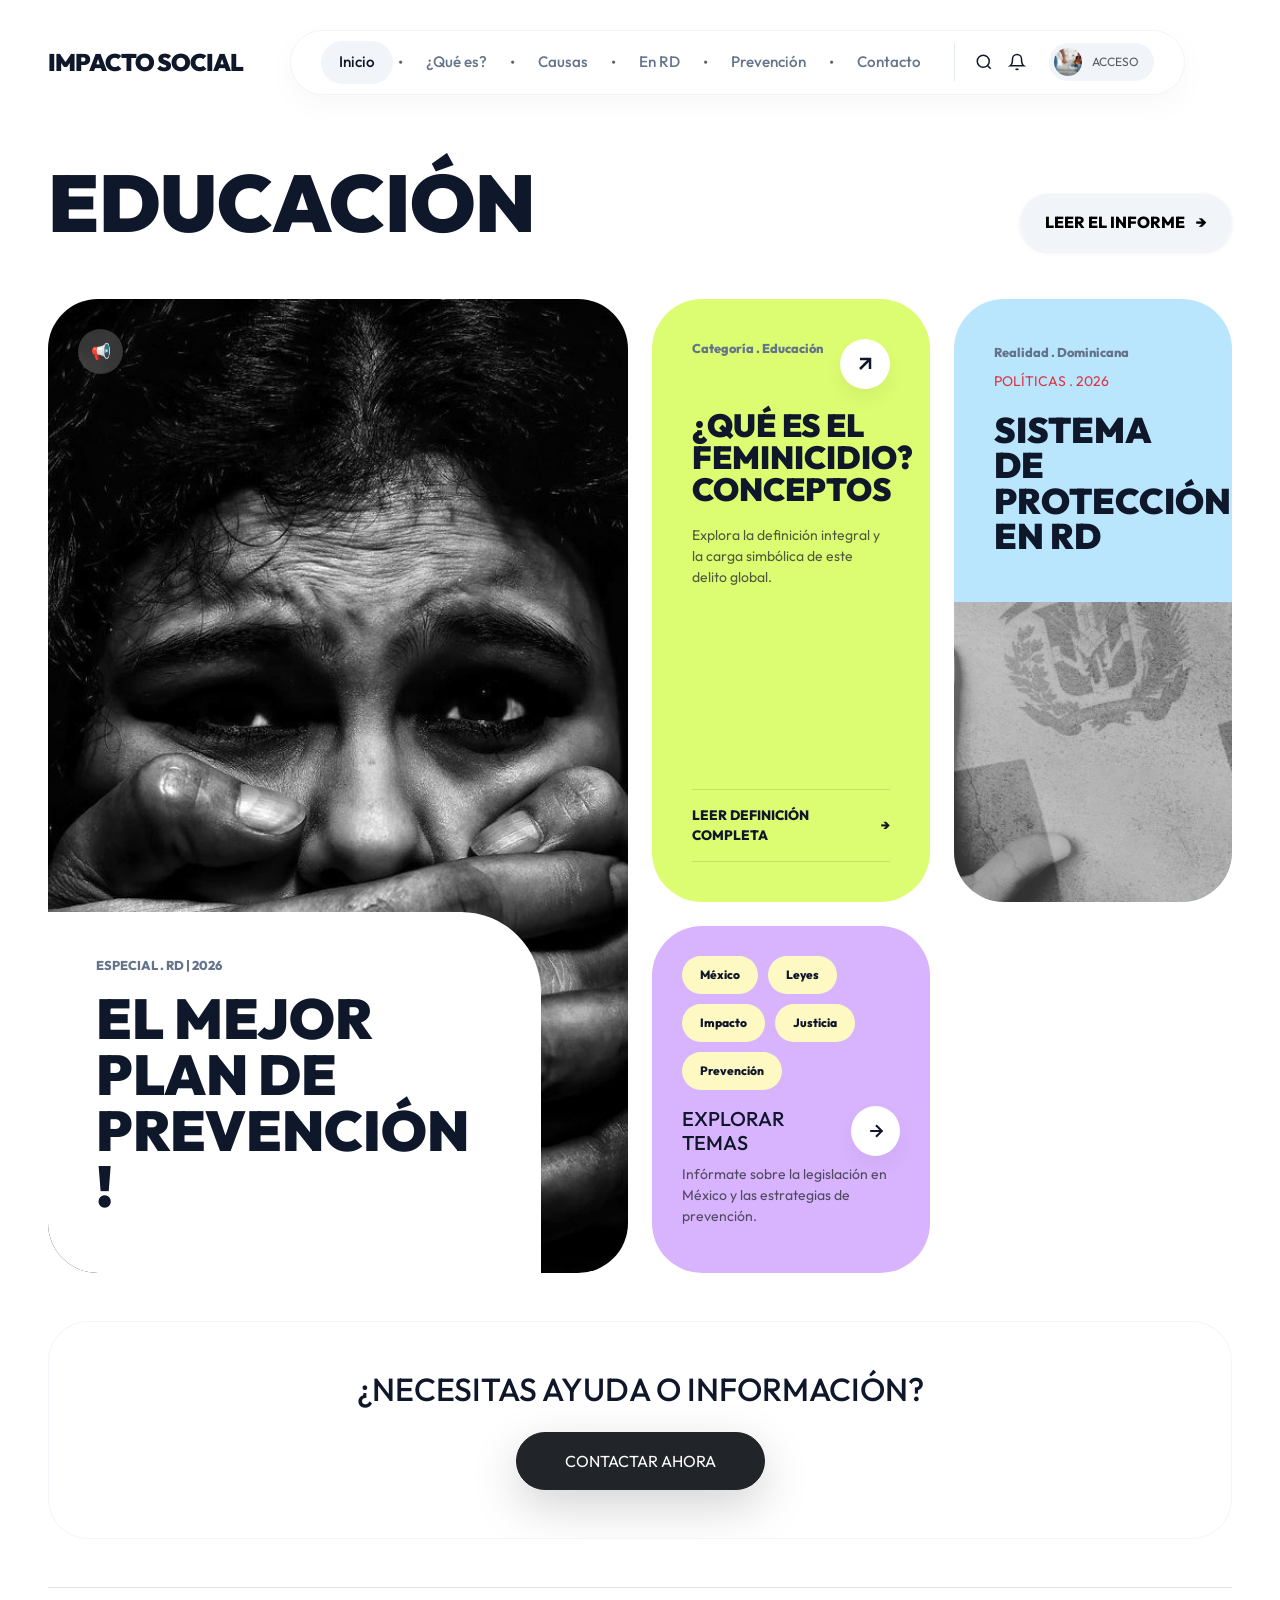
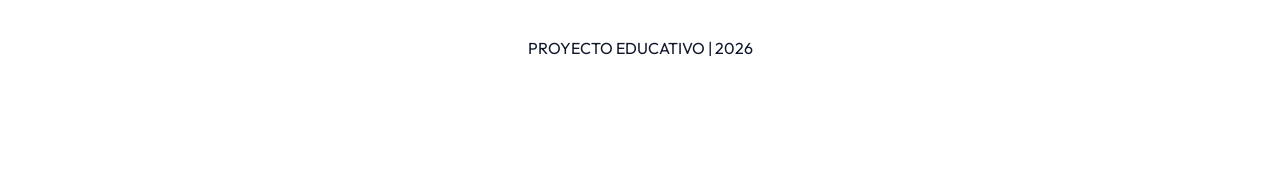
<file: index.html>
<!-- Define el tipo de documento como HTML5 -->
<!DOCTYPE html>
<!-- Inicia el documento con el idioma español -->
<html lang="es">

<head>
    <!-- Define la codificacion de caracteres universal -->
    <meta charset="UTF-8">
    <!-- Ajusta el sitio al ancho de la pantalla del dispositivo -->
    <meta name="viewport" content="width=device-width, initial-scale=1.0">
    <!-- Define el titulo que aparece en la pestaña del navegador -->
    <title>Impacto Social - Educación sobre el Feminicidio</title>
    <!-- Importa los estilos base desde la red de Bootstrap -->
    <link href="https://cdn.jsdelivr.net/npm/bootstrap@5.3.2/dist/css/bootstrap.min.css" rel="stylesheet">
    <!-- Importa la hoja de estilos personalizada del proyecto -->
    <link rel="stylesheet" href="css/style.css">
</head>

<body>

    <!-- Contenedor principal con margenes laterales en pantallas grandes -->
    <div class="container-fluid px-lg-5">

        <!-- Cabecera de navegacion personalizada y flexible -->
        <header class="navbar-custom d-flex justify-content-between align-items-center">
            <!-- Logo o nombre del sitio que sirve de boton de inicio -->
            <a href="index.html" class="nav-logo">Impacto Social</a>

            <!-- Boton para desplegar el menu en version movil -->
            <button class="mobile-toggle" aria-label="Menu">
                <!-- Icono de menu hamburguesa en formato vectorial -->
                <svg width="24" height="24" viewBox="0 0 24 24" fill="none" stroke="currentColor" stroke-width="2">
                    <line x1="3" y1="12" x2="21" y2="12"></line>
                    <line x1="3" y1="6" x2="21" y2="6"></line>
                    <line x1="3" y1="18" x2="21" y2="18"></line>
                </svg>
            </button>

            <!-- Menu de navegacion principal visible en pantallas grandes -->
            <nav class="nav-pill">
                <!-- Enlace a la pagina de inicio marcado como activo -->
                <a href="index.html" class="active">Inicio</a>
                <!-- Separador visual entre enlaces -->
                <span class="text-muted">•</span>
                <!-- Enlace a la pagina de definicion -->
                <a href="definicion.html">¿Qué es?</a>
                <!-- Separador visual entre enlaces -->
                <span class="text-muted">•</span>
                <!-- Enlace a la pagina de causas -->
                <a href="causas.html">Causas</a>
                <!-- Separador visual entre enlaces -->
                <span class="text-muted">•</span>
                <!-- Enlace a la pagina de situacion en RD -->
                <a href="rd.html">En RD</a>
                <!-- Separador visual entre enlaces -->
                <span class="text-muted">•</span>
                <!-- Enlace a la pagina de prevencion -->
                <a href="prevencion.html">Prevención</a>
                <!-- Separador visual entre enlaces -->
                <span class="text-muted">•</span>
                <!-- Enlace a la pagina de contacto -->
                <a href="contacto.html">Contacto</a>

                <!-- Seccion de acciones adicionales en el menu -->
                <div class="nav-actions">
                    <!-- Icono de busqueda -->
                    <svg width="18" height="18" viewBox="0 0 24 24" fill="none" stroke="currentColor" stroke-width="2">
                        <circle cx="11" cy="11" r="8"></circle>
                        <line x1="21" y1="21" x2="16.65" y2="16.65"></line>
                    </svg>
                    <!-- Icono de notificaciones -->
                    <svg width="18" height="18" viewBox="0 0 24 24" fill="none" stroke="currentColor" stroke-width="2">
                        <path d="M18 8A6 6 0 0 0 6 8c0 7-3 9-3 9h18s-3-2-3-9"></path>
                        <path d="M13.73 21a2 2 0 0 1-3.46 0"></path>
                    </svg>

                    <!-- Elemento que muestra el acceso del usuario -->
                    <div class="user-pill ms-2">
                        <!-- Imagen de perfil del usuario -->
                        <img src="imagenes/foto2.jpg.jpg" alt="User"
                            style="width: 28px; height: 28px; border-radius: 50%; object-fit: cover;">
                        <!-- Texto indicador de acceso -->
                        <span class="fw-600 text-muted small" style="font-size: 0.75rem;">ACCESO</span>
                    </div>
                </div>
            </nav>
        </header>

        <!-- Seccion del titulo principal y boton de accion -->
        <div class="d-flex justify-content-between align-items-end mb-5">
            <!-- Titulo principal con estilo grande y negrita -->
            <h1 class="display-1 fw-900 m-0" style="font-weight: 900; text-transform: uppercase;">EDUCACIÓN</h1>
            <a href="rd.html" class="btn btn-light rounded-pill px-4 py-3 fw-800 shadow-sm"
                style="background: #f1f5f9; font-weight: 800; text-decoration: none; color: black;">
                LEER EL INFORME <span class="ms-2">→</span>
            </a>
        </div>

        <!-- SECCIÓN: BENTO GRID PREMIUM -->
        <main class="bento-grid">

            <!-- TARJETA HERO: IMPACTO VISUAL -->
            <div class="grid-item hero-card">
                <img src="imagenes/portada.jpg.jpg" alt="Educación Feminicidio">
                <div class="hero-notch">
                    <div class="ps-5">
                        <span class="text-label">ESPECIAL . RD | 2026</span>
                        <h2>EL MEJOR <br>PLAN DE <br>PREVENCIÓN !</h2>
                    </div>
                </div>
                <div style="position: absolute; top: 30px; left: 30px; width: 45px; height: 45px; background: rgba(255,255,255,0.2); backdrop-filter: blur(5px); border-radius: 50%; display: flex; align-items: center; justify-content: center;">
                    📢
                </div>
            </div>

            <!-- TARJETA LIME: ACCESO A DEFINICIÓN -->
            <div class="grid-item lime-card">
                <div class="d-flex justify-content-between">
                    <span class="text-label">Categoría . Educación</span>
                    <div class="arrow-circle">
                        <svg width="24" height="24" viewBox="0 0 24 24" fill="none" stroke="currentColor" stroke-width="2.5">
                            <line x1="7" y1="17" x2="17" y2="7"></line>
                            <polyline points="7 7 17 7 17 17"></polyline>
                        </svg>
                    </div>
                </div>
                <h3>¿QUÉ ES EL<br>FEMINICIDIO?<br>CONCEPTOS</h3>
                <p class="small fw-600 text-muted mb-4">Explora la definición integral y la carga simbólica de este delito global.</p>
                <div class="lime-links">
                    <a href="definicion.html" class="lime-link">LEER DEFINICIÓN COMPLETA <span>→</span></a>
                </div>
            </div>

            <!-- TARJETA BLUE: CONTEXTO RD -->
            <div class="grid-item blue-card">
                <div class="blue-card-content">
                    <span class="text-label">Realidad . Dominicana</span>
                    <p class="text-danger small fw-800 m-0 mt-2">POLÍTICAS . 2026</p>
                    <h3>SISTEMA DE<br>PROTECCIÓN<br>EN RD</h3>
                </div>
                <div class="mt-auto" style="height: 300px; overflow: hidden;">
                    <img src="imagenes/fotord.jpg.jpg" class="w-100 h-100 object-fit-cover" alt="Contexto RD">
                </div>
                <a href="rd.html" class="stretched-link"></a>
            </div>

            <!-- TARJETA CATEGORY: OTROS TEMAS -->
            <div class="grid-item category-card">
                <div class="tag-cloud">
                    <div class="tag">México</div>
                    <div class="tag">Leyes</div>
                    <div class="tag">Impacto</div>
                    <div class="tag">Justicia</div>
                    <div class="tag">Prevención</div>
                </div>
                <div class="d-flex justify-content-between align-items-center mt-3">
                    <h5 class="fw-800 m-0 text-uppercase">Explorar Temas</h5>
                    <div class="arrow-circle">
                        <svg width="20" height="20" viewBox="0 0 24 24" fill="none" stroke="currentColor" stroke-width="2.5">
                            <line x1="5" y1="12" x2="19" y2="12"></line>
                            <polyline points="12 5 19 12 12 19"></polyline>
                        </svg>
                    </div>
                </div>
                <p class="small text-muted mt-2">Infórmate sobre la legislación en México y las estrategias de prevención.</p>
            </div>
        </main>



        <!-- SECCIÓN: CONTACTO RÁPIDO -->
        <div class="row mt-5">
            <div class="col-12">
                <div class="grid-item bg-white p-5 text-center" style="border-radius: 40px; border: 1px solid #f1f5f9;">
                    <h2 class="fw-900 mb-4">¿NECESITAS AYUDA O INFORMACIÓN?</h2>
                    <a href="contacto.html" class="btn btn-dark rounded-pill px-5 py-3 fw-800 shadow-lg">CONTACTAR AHORA</a>
                </div>
            </div>
        </div>

        <!-- Pie de pagina con creditos -->
        <footer class="mt-5 pt-5 border-top text-center pb-5">
            <p class="font-bold fw-800">PROYECTO EDUCATIVO | 2026</p>
        </footer>
    </div>

    <!-- Carga los scripts necesarios para funcionalidades de Bootstrap -->
    <script src="https://cdn.jsdelivr.net/npm/bootstrap@5.3.2/dist/js/bootstrap.bundle.min.js"></script>
    <!-- Carga el archivo de logica personalizada del sitio -->
    <script src="js/scripts.js"></script>
</body>

</html>
</file>
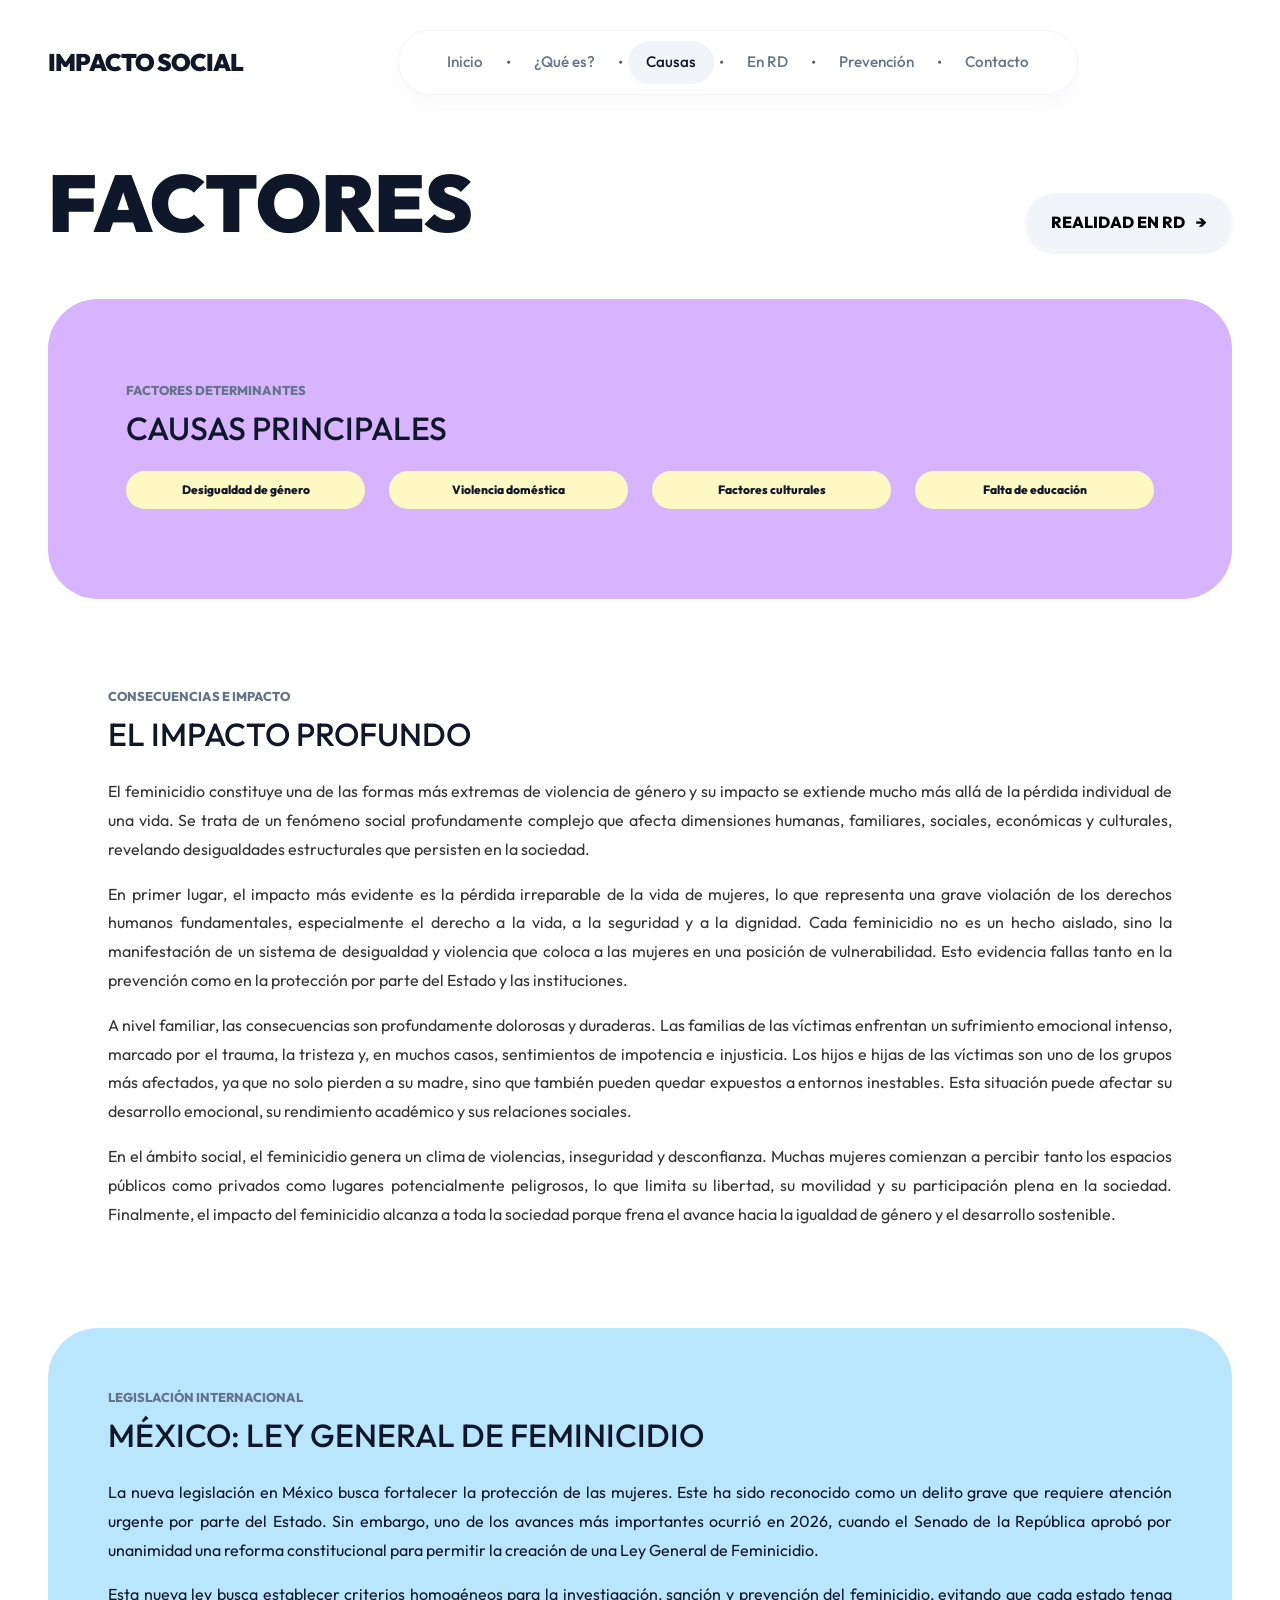
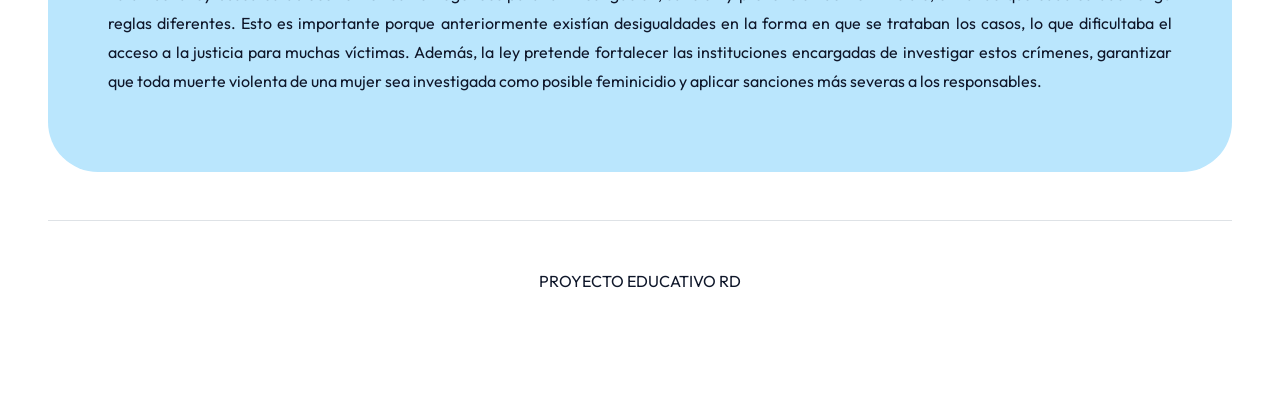
<file: causas.html>
<!-- Declara el tipo de documento HTML5 -->
<!DOCTYPE html>
<!-- Define el lenguaje español para el contenido del documento -->
<html lang="es">
<head>
    <!-- Establece la codificacion de caracteres estandar UTF-8 -->
    <meta charset="UTF-8">
    <!-- Configura la visualizacion para dispositivos moviles -->
    <meta name="viewport" content="width=device-width, initial-scale=1.0">
    <!-- Define el titulo de la pagina sobre causas -->
    <title>Causas - Proyecto RD</title>
    <!-- Importa los estilos de Bootstrap 5 desde una fuente externa -->
    <link href="https://cdn.jsdelivr.net/npm/bootstrap@5.3.2/dist/css/bootstrap.min.css" rel="stylesheet">
    <!-- Importa la hoja de estilos personalizada del proyecto -->
    <link rel="stylesheet" href="css/style.css">
</head>
<body>
    <!-- Contenedor general con espaciado lateral optimizado -->
    <div class="container-fluid px-lg-5">
        <!-- Area de encabezado con diseño flexible y centrado vertical -->
        <header class="navbar-custom d-flex justify-content-between align-items-center">
            <!-- Boton de inicio / Logo -->
            <a href="index.html" class="nav-logo">Impacto Social</a>
            <!-- Boton interactivo para el menu en dispositivos moviles -->
             <button class="mobile-toggle" aria-label="Menu">
                <!-- Icono representativo de hamburguesa en formato vectorial -->
                <svg width="24" height="24" viewBox="0 0 24 24" fill="none" stroke="currentColor" stroke-width="2"><line x1="3" y1="12" x2="21" y2="12"></line><line x1="3" y1="6" x2="21" y2="6"></line><line x1="3" y1="18" x2="21" y2="18"></line></svg>
            </button>
            <!-- Barra de navegacion con enlaces a las secciones del sitio -->
            <nav class="nav-pill">
                <!-- Enlace a la pagina de inicio -->
                <a href="index.html">Inicio</a>
                <!-- Elemento decorativo de separacion -->
                <span class="text-muted">•</span>
                <!-- Enlace a los conceptos base -->
                <a href="definicion.html">¿Qué es?</a>
                <!-- Elemento decorativo de separacion -->
                <span class="text-muted">•</span>
                <!-- Seccion actual resaltada sobre las causas -->
                <a href="causas.html" class="active">Causas</a>
                <!-- Elemento decorativo de separacion -->
                <span class="text-muted">•</span>
                <!-- Enlace a la informacion especifica de RD -->
                <a href="rd.html">En RD</a>
                <!-- Elemento decorativo de separacion -->
                <span class="text-muted">•</span>
                <!-- Enlace a los metodos de prevencion -->
                <a href="prevencion.html">Prevención</a>
                <!-- Elemento decorativo de separacion -->
                <span class="text-muted">•</span>
                <!-- Enlace a la informacion de contacto -->
                <a href="contacto.html">Contacto</a>
            </nav>
        </header>

        <!-- Cabecera de la seccion con titulo principal y boton de avance -->
        <div class="d-flex justify-content-between align-items-end mb-5">
            <!-- Titulo descriptivo de los factores analizados -->
            <h1 class="display-1 fw-900 m-0" style="font-weight: 900; text-transform: uppercase;">FACTORES</h1>
            <!-- Boton para ir a la siguiente pagina de datos en RD -->
            <a href="rd.html" class="btn btn-light rounded-pill px-4 py-3 fw-800 shadow-sm" style="background: #f1f5f9; font-weight: 800; text-decoration: none; color: black;">
                REALIDAD EN RD <span class="ms-2">→</span>
            </a>
        </div>

        <!-- SECCIÓN: CAUSAS Y FACTORES -->
        <main class="bento-grid mb-5">
            <!-- Tarjeta de Causas Principales -->
            <div class="grid-item category-card" style="grid-column: span 12; height: auto; background: var(--lavender);">
                <div class="p-5">
                    <span class="text-label">FACTORES DETERMINANTES</span>
                    <h2 class="fw-900 mt-2 mb-4">CAUSAS PRINCIPALES</h2>
                    <div class="row">
                        <div class="col-md-3"><div class="tag w-100 text-center mb-2">Desigualdad de género</div></div>
                        <div class="col-md-3"><div class="tag w-100 text-center mb-2">Violencia doméstica</div></div>
                        <div class="col-md-3"><div class="tag w-100 text-center mb-2">Factores culturales</div></div>
                        <div class="col-md-3"><div class="tag w-100 text-center mb-2">Falta de educación</div></div>
                    </div>
                </div>
            </div>

            <!-- Sección de Impacto Social (Bento Expandido) -->
            <div class="grid-item hero-card" style="grid-column: span 12; height: auto; padding: 60px; background: #fff;">
                <span class="text-label">CONSECUENCIAS E IMPACTO</span>
                <h2 class="fw-900 mt-2 mb-4">EL IMPACTO PROFUNDO</h2>
                <div style="font-size: 1rem; line-height: 1.8; text-align: justify; color: #333;">
                    <p>El feminicidio constituye una de las formas más extremas de violencia de género y su impacto se extiende mucho más allá de la pérdida individual de una vida. Se trata de un fenómeno social profundamente complejo que afecta dimensiones humanas, familiares, sociales, económicas y culturales, revelando desigualdades estructurales que persisten en la sociedad.</p>
                    <p>En primer lugar, el impacto más evidente es la pérdida irreparable de la vida de mujeres, lo que representa una grave violación de los derechos humanos fundamentales, especialmente el derecho a la vida, a la seguridad y a la dignidad. Cada feminicidio no es un hecho aislado, sino la manifestación de un sistema de desigualdad y violencia que coloca a las mujeres en una posición de vulnerabilidad. Esto evidencia fallas tanto en la prevención como en la protección por parte del Estado y las instituciones.</p>
                    <p>A nivel familiar, las consecuencias son profundamente dolorosas y duraderas. Las familias de las víctimas enfrentan un sufrimiento emocional intenso, marcado por el trauma, la tristeza y, en muchos casos, sentimientos de impotencia e injusticia. Los hijos e hijas de las víctimas son uno de los grupos más afectados, ya que no solo pierden a su madre, sino que también pueden quedar expuestos a entornos inestables. Esta situación puede afectar su desarrollo emocional, su rendimiento académico y sus relaciones sociales.</p>
                    <p>En el ámbito social, el feminicidio genera un clima de violencias, inseguridad y desconfianza. Muchas mujeres comienzan a percibir tanto los espacios públicos como privados como lugares potencialmente peligrosos, lo que limita su libertad, su movilidad y su participación plena en la sociedad. Finalmente, el impacto del feminicidio alcanza a toda la sociedad porque frena el avance hacia la igualdad de género y el desarrollo sostenible.</p>
                </div>
            </div>

            <!-- Sección México (Ley General) -->
            <div class="grid-item blue-card" style="grid-column: span 12; height: auto; background: var(--sky-blue); padding: 60px;">
                <span class="text-label text-dark-50">LEGISLACIÓN INTERNACIONAL</span>
                <h2 class="fw-900 mt-2 mb-4">MÉXICO: LEY GENERAL DE FEMINICIDIO</h2>
                <div style="font-size: 1rem; line-height: 1.8; text-align: justify; color: var(--dark-blue);">
                    <p>La nueva legislación en México busca fortalecer la protección de las mujeres. Este ha sido reconocido como un delito grave que requiere atención urgente por parte del Estado. Sin embargo, uno de los avances más importantes ocurrió en 2026, cuando el Senado de la República aprobó por unanimidad una reforma constitucional para permitir la creación de una Ley General de Feminicidio.</p>
                    <p>Esta nueva ley busca establecer criterios homogéneos para la investigación, sanción y prevención del feminicidio, evitando que cada estado tenga reglas diferentes. Esto es importante porque anteriormente existían desigualdades en la forma en que se trataban los casos, lo que dificultaba el acceso a la justicia para muchas víctimas. Además, la ley pretende fortalecer las instituciones encargadas de investigar estos crímenes, garantizar que toda muerte violenta de una mujer sea investigada como posible feminicidio y aplicar sanciones más severas a los responsables.</p>
                </div>
            </div>
        </main>

        <!-- Pie de pagina centrado con nombre del proyecto -->
        <footer class="mt-5 pt-5 border-top text-center pb-5">
            <!-- Creditos finales informativos -->
            <p class="font-bold fw-800">PROYECTO EDUCATIVO RD</p>
        </footer>
    </div>
    <!-- Script de funcionalidades de Bootstrap -->
    <script src="https://cdn.jsdelivr.net/npm/bootstrap@5.3.2/dist/js/bootstrap.bundle.min.js"></script>
    <!-- Script personalizado del sitio web -->
    <script src="js/scripts.js"></script>
</body>
</html>
</file>
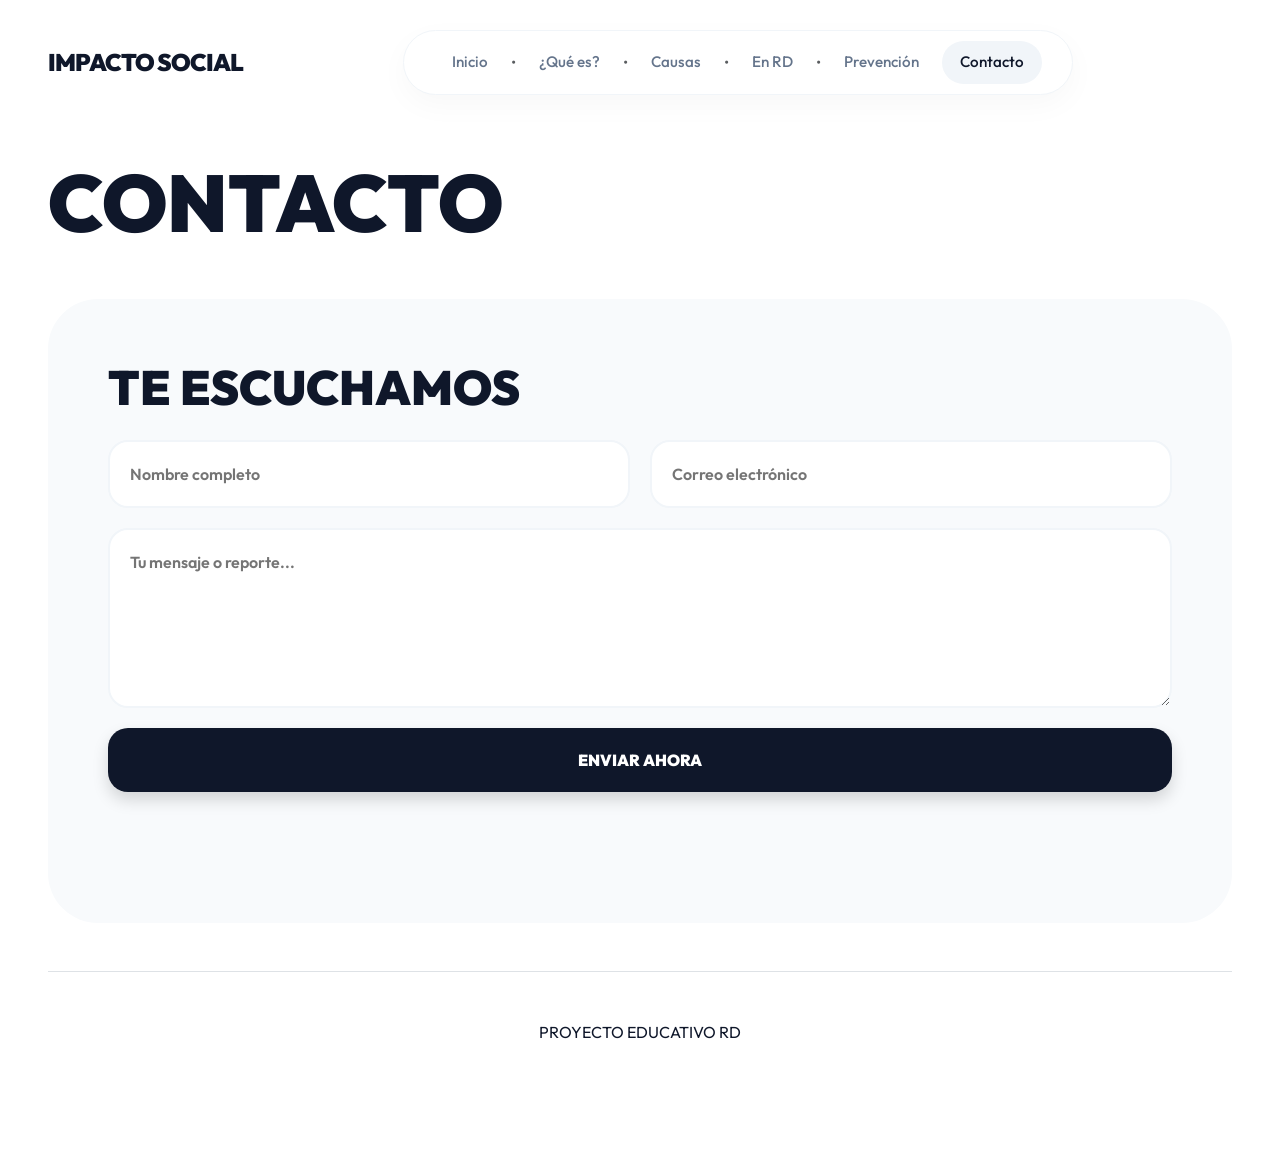
<file: contacto.html>
<!-- Define el estandar del documento como HTML5 -->
<!DOCTYPE html>
<!-- Establece el idioma del contenido como español -->
<html lang="es">
<head>
    <!-- Configura la codificacion de caracteres universal -->
    <meta charset="UTF-8">
    <!-- Ajusta la escala de visualizacion para dispositivos moviles -->
    <meta name="viewport" content="width=device-width, initial-scale=1.0">
    <!-- Define el titulo de la seccion de contacto -->
    <title>Contacto - Proyecto RD</title>
    <!-- Importa los estilos base de la libreria Bootstrap 5 -->
    <link href="https://cdn.jsdelivr.net/npm/bootstrap@5.3.2/dist/css/bootstrap.min.css" rel="stylesheet">
    <!-- Importa la hoja de estilos personalizada del proyecto -->
    <link rel="stylesheet" href="css/style.css">
    <style>
        /* Estilos especificos para el formulario de contacto premium */
        .contact-form-premium {
            /* Utiliza una cuadricula para organizar los campos */
            display: grid;
            /* Divide el formulario en dos columnas iguales */
            grid-template-columns: 1fr 1fr;
            /* Añade espacio entre los campos del formulario */
            gap: 20px;
            /* Asegura que el formulario ocupe todo el ancho disponible */
            width: 100%;
        }
        /* Estilos para los campos de entrada de texto */
        .input-premium {
            /* Añade espaciado interno a los campos */
            padding: 20px;
            /* Redondea las esquinas de los cuadros de texto */
            border-radius: 20px;
            /* Aplica un borde sutil de color gris claro */
            border: 2px solid #f1f5f9;
            /* Establece un fondo blanco solido */
            background: #fff;
            /* Ajusta el peso de la fuente del texto ingresado */
            font-weight: 600;
        }
        /* Estilos para el boton de envio principal */
        .btn-premium {
            /* Hace que el boton ocupe las dos columnas de la cuadricula */
            grid-column: span 2;
            /* Añade espaciado interno al boton */
            padding: 20px;
            /* Aplica el color azul oscuro definido en las variables */
            background: var(--dark-blue);
            /* Establece el color de texto en blanco */
            color: #fff;
            /* Redondea las esquinas del boton */
            border-radius: 20px;
            /* Elimina el borde predeterminado del boton */
            border: none;
            /* Utiliza un peso de fuente maximo para el texto */
            font-weight: 900;
            /* Convierte el texto del boton a mayusculas */
            text-transform: uppercase;
            /* Aplica la transicion suave definida en el proyecto */
            transition: var(--transition);
        }
        /* Efecto visual al pasar el puntero sobre el boton */
        .btn-premium:hover {
            /* Cambia el fondo a negro total */
            background: #000;
            /* Aumenta ligeramente el tamaño del boton */
            transform: scale(1.02);
        }

        /* Ajustes para el formulario en movil */
        @media (max-width: 768px) {
            .contact-form-premium {
                grid-template-columns: 1fr;
            }
            .btn-premium, .input-premium {
                grid-column: span 1;
                padding: 15px; /* Reduccion de espaciado interno */
            }
            .hero-card-contact {
                padding: 30px 20px !important; /* Reduccion de margen exterior */
            }
            .contact-title {
                font-size: 2rem !important; /* Titulo mas pequeño */
            }
        }
    </style>
</head>
<body>
    <!-- Contenedor general con margenes laterales adaptables -->
    <div class="container-fluid px-lg-5">
        <!-- Area de cabecera con navegacion flexible -->
        <header class="navbar-custom d-flex justify-content-between align-items-center">
            <!-- Boton de inicio / Logo -->
            <a href="index.html" class="nav-logo">Impacto Social</a>
            <!-- Boton de control para el menu en dispositivos moviles -->
            <button class="mobile-toggle" aria-label="Menu">
                <!-- Icono de menu en formato grafico vectorial -->
                <svg width="24" height="24" viewBox="0 0 24 24" fill="none" stroke="currentColor" stroke-width="2"><line x1="3" y1="12" x2="21" y2="12"></line><line x1="3" y1="6" x2="21" y2="6"></line><line x1="3" y1="18" x2="21" y2="18"></line></svg>
            </button>
            <!-- Lista de enlaces de navegacion principal del sitio -->
            <nav class="nav-pill">
                <!-- Enlace de retorno a la pagina principal -->
                <a href="index.html">Inicio</a>
                <!-- Separador estetico entre los elementos del menu -->
                <span class="text-muted">•</span>
                <!-- Enlace a la seccion de conceptos y definiciones -->
                <a href="definicion.html">¿Qué es?</a>
                <!-- Separador estetico entre los elementos del menu -->
                <span class="text-muted">•</span>
                <!-- Enlace a la seccion sobre factores y causas -->
                <a href="causas.html">Causas</a>
                <!-- Separador estetico entre los elementos del menu -->
                <span class="text-muted">•</span>
                <!-- Enlace a los datos de Republica Dominicana -->
                <a href="rd.html">En RD</a>
                <!-- Separador estetico entre los elementos del menu -->
                <span class="text-muted">•</span>
                <!-- Enlace a la seccion de guias de prevencion -->
                <a href="prevencion.html">Prevención</a>
                <!-- Enlace resaltado como activo para la seccion de contacto -->
                <a href="contacto.html" class="active">Contacto</a>
            </nav>
        </header>

        <!-- Cabecera de seccion con titulo principal de contacto -->
        <div class="d-flex justify-content-between align-items-end mb-5">
            <!-- Titulo de la seccion con estilo de fuente grande -->
            <h1 class="display-1 fw-900 m-0" style="font-weight: 900; text-transform: uppercase;">CONTACTO</h1>
        </div>

        <!-- Area principal de contenido con diseño de cuadricula bento -->
        <main class="bento-grid">
            <!-- Tarjeta hero que contiene el formulario de contacto principal -->
            <div class="grid-item hero-card hero-card-contact" style="grid-column: span 12; padding: 60px; height: auto;">
                 <!-- Titulo secundario con mensaje de bienvenida al usuario -->
                 <h2 class="font-bold mb-4 text-uppercase contact-title" style="font-size: 3rem; font-weight: 900;">TE ESCUCHAMOS</h2>
                 <!-- Formulario interactivo con campos de entrada optimizados -->
                 <form class="contact-form-premium">
                    <!-- Campo para el ingreso del nombre del interesado -->
                    <input type="text" placeholder="Nombre completo" class="input-premium">
                    <!-- Campo para el ingreso del correo de respuesta -->
                    <input type="email" placeholder="Correo electrónico" class="input-premium">
                    <!-- Area de texto para el mensaje detallado o reporte -->
                    <textarea placeholder="Tu mensaje o reporte..." class="input-premium" style="grid-column: span 2; height: 180px;"></textarea>
                    <!-- Boton de envio de los datos del formulario -->
                    <button type="submit" class="btn-premium shadow">ENVIAR AHORA</button>
                 </form>
            </div>
        </main>

        <!-- Pie de pagina centrado con creditos del proyecto educativo -->
        <footer class="mt-5 pt-5 border-top text-center pb-5">
            <!-- Texto indicativo institucional del proyecto -->
            <p class="font-bold fw-800">PROYECTO EDUCATIVO RD</p>
        </footer>
    </div>
    <!-- Carga del bundle de Javascript de Bootstrap para interacciones -->
    <script src="https://cdn.jsdelivr.net/npm/bootstrap@5.3.2/dist/js/bootstrap.bundle.min.js"></script>
    <!-- Carga del archivo de logica personalizada del sitio web -->
    <script src="js/scripts.js"></script>
</body>
</html>
</file>
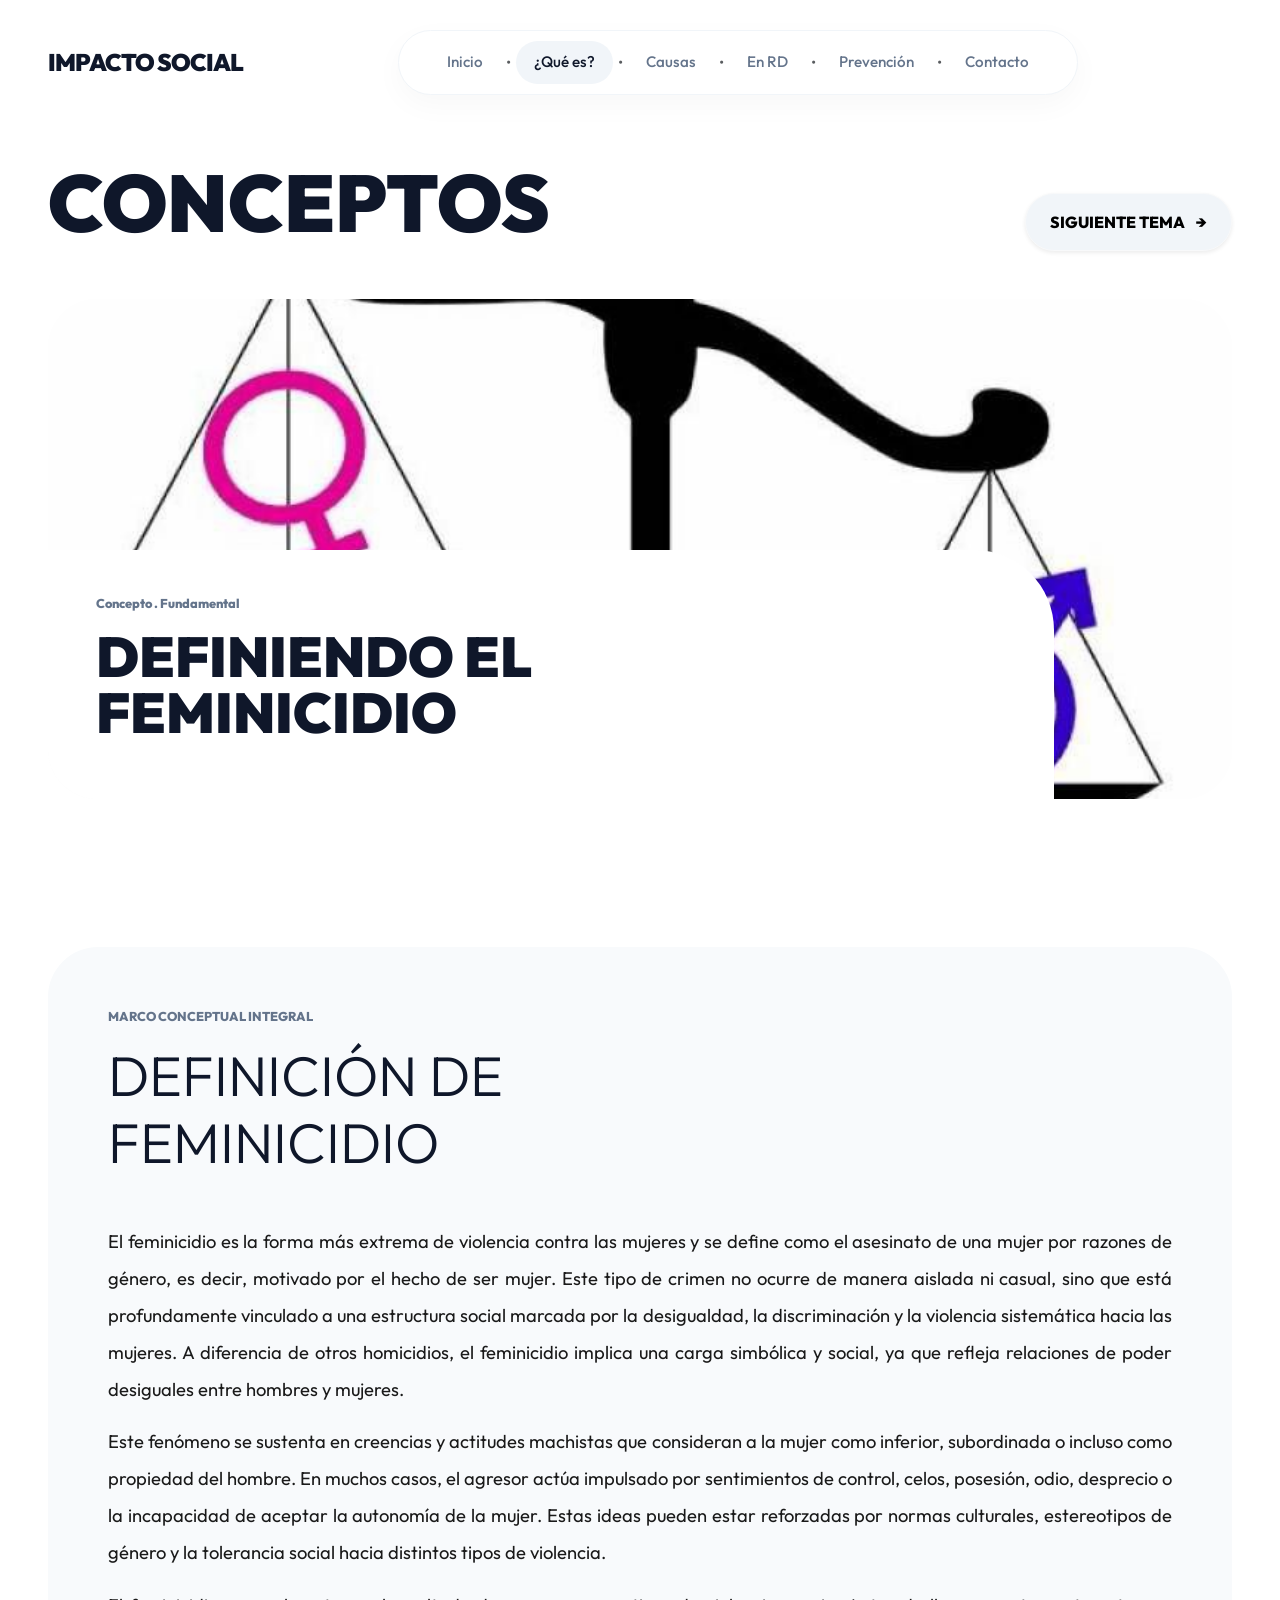
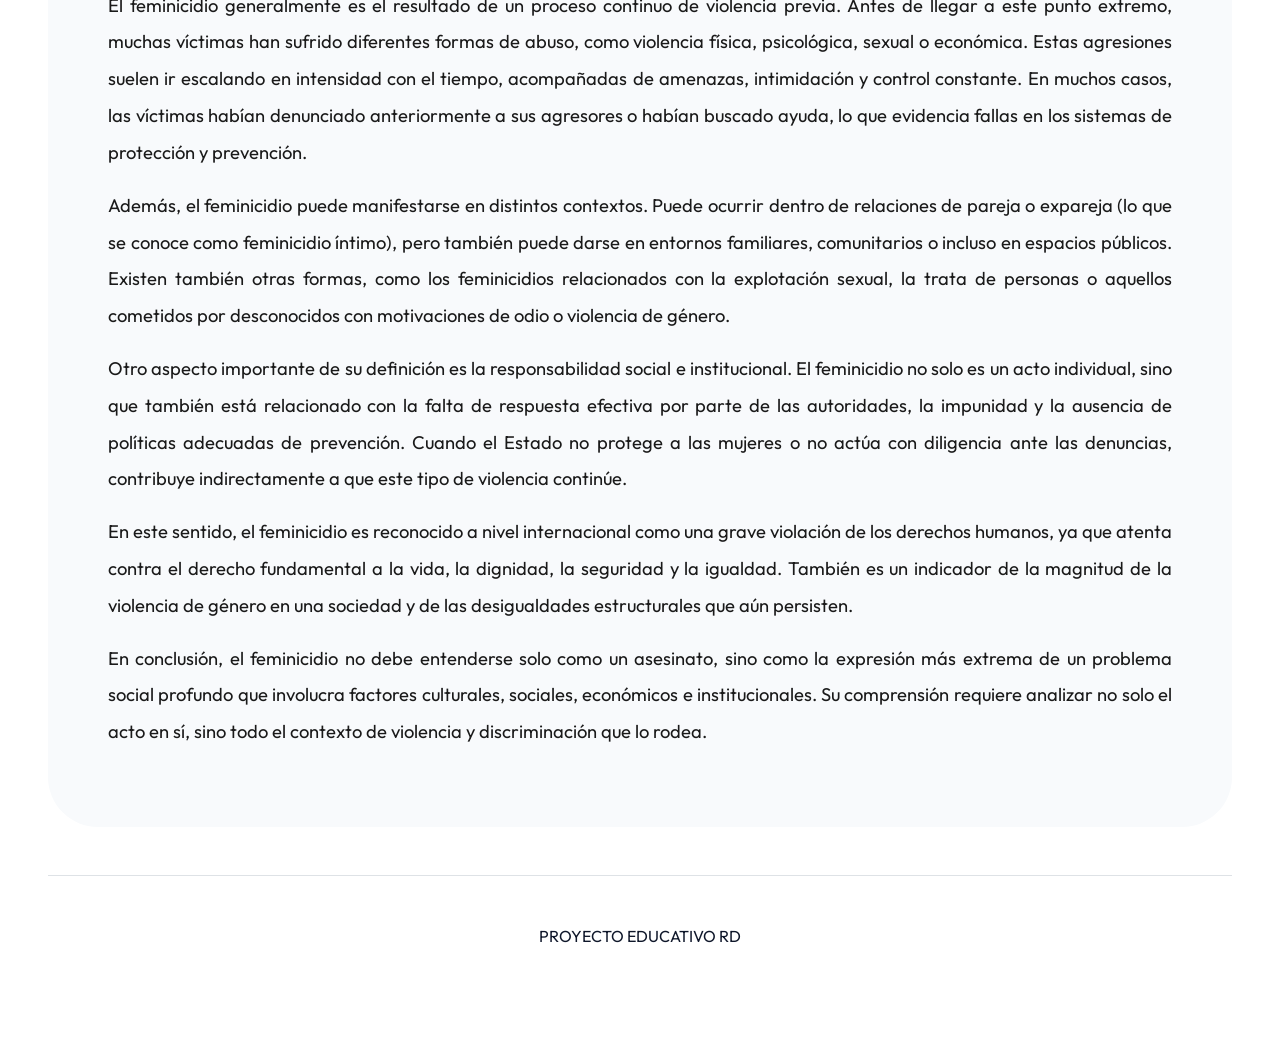
<file: definicion.html>
<!-- Establece el tipo de documento como HTML5 -->
<!DOCTYPE html>
<!-- Define el idioma principal del sitio como español -->
<html lang="es">
<head>
    <!-- Configura la codificacion de caracteres para evitar errores de texto -->
    <meta charset="UTF-8">
    <!-- Ajusta el escalado inicial para dispositivos moviles -->
    <meta name="viewport" content="width=device-width, initial-scale=1.0">
    <!-- Titulo descriptivo para la pagina de definicion -->
    <title>Definición - Proyecto Educativo RD</title>
    <!-- Importa la libreria de estilos Bootstrap 5 -->
    <link href="https://cdn.jsdelivr.net/npm/bootstrap@5.3.2/dist/css/bootstrap.min.css" rel="stylesheet">
    <!-- Enlace a los estilos personalizados del proyecto -->
    <link rel="stylesheet" href="css/style.css">
</head>
<body>
    <!-- Contenedor principal con margenes laterales responsivos -->
    <div class="container-fluid px-lg-5">
        <!-- Cabecera de navegacion con alineacion flexible -->
        <header class="navbar-custom d-flex justify-content-between align-items-center">
            <!-- Boton de inicio / Logo -->
            <a href="index.html" class="nav-logo">Impacto Social</a>
            <!-- Boton de menu para pantallas pequeñas -->
            <button class="mobile-toggle" aria-label="Menu">
                <!-- Icono representativo del menu movil -->
                <svg width="24" height="24" viewBox="0 0 24 24" fill="none" stroke="currentColor" stroke-width="2"><line x1="3" y1="12" x2="21" y2="12"></line><line x1="3" y1="6" x2="21" y2="6"></line><line x1="3" y1="18" x2="21" y2="18"></line></svg>
            </button>
            <!-- Lista de enlaces de navegacion principal -->
            <nav class="nav-pill">
                <!-- Enlace de regreso a la pagina principal -->
                <a href="index.html">Inicio</a>
                <!-- Separador visual entre pestañas -->
                <span class="text-muted">•</span>
                <!-- Pestaña actual dedicada a definiciones -->
                <a href="definicion.html" class="active">¿Qué es?</a>
                <!-- Separador visual entre pestañas -->
                <span class="text-muted">•</span>
                <!-- Enlace a la seccion de causas -->
                <a href="causas.html">Causas</a>
                <!-- Separador visual entre pestañas -->
                <span class="text-muted">•</span>
                <!-- Enlace a los datos de Republica Dominicana -->
                <a href="rd.html">En RD</a>
                <!-- Separador visual entre pestañas -->
                <span class="text-muted">•</span>
                <!-- Enlace a la guia de prevencion -->
                <a href="prevencion.html">Prevención</a>
                <!-- Separador visual entre pestañas -->
                <span class="text-muted">•</span>
                <!-- Enlace a la pagina de contacto -->
                <a href="contacto.html">Contacto</a>
            </nav>
        </header>

        <!-- Cabecera de seccion con titulo y boton de navegacion -->
        <div class="d-flex justify-content-between align-items-end mb-5">
            <!-- Titulo de la seccion conceptual -->
            <h1 class="display-1 fw-900 m-0" style="font-weight: 900; text-transform: uppercase;">CONCEPTOS</h1>
            <!-- Boton para avanzar al siguiente tema educativo -->
            <a href="causas.html" class="btn btn-light rounded-pill px-4 py-3 fw-800 shadow-sm" style="background: #f1f5f9; font-weight: 800; text-decoration: none; color: black;">
                SIGUIENTE TEMA <span class="ms-2">→</span>
            </a>
        </div>

        <!-- Disposicion de contenido en sistema de cuadricula bento -->
        <main class="bento-grid">
            <!-- Tarjeta hero extendida a todo el ancho -->
            <div class="grid-item hero-card" style="grid-column: span 12; height: 500px;">
                <!-- Imagen de impacto para la definicion -->
                <img src="imagenes/foto1.jpg.jpg" class="full-img" alt="Feminicidio Definición">
                <!-- Superposicion de texto informativa -->
                <div class="hero-notch">
                    <div class="ps-5">
                        <!-- Etiqueta de contexto conceptual -->
                        <span class="text-label">Concepto . Fundamental</span>
                        <!-- Titulo principal del tema actual -->
                        <h2>DEFINIENDO EL <br>FEMINICIDIO</h2>
                    </div>
                </div>
            </div>

            <!-- Bloque de Definición Completa -->
            <div class="grid-item hero-card" style="grid-column: span 12; height: auto; min-height: 500px; padding: 60px;">
                <div class="row">
                    <div class="col-lg-12">
                        <span class="text-label mb-3 d-block">MARCO CONCEPTUAL INTEGRAL</span>
                        <h2 class="display-4 fw-900 mb-5">DEFINICIÓN DE<br>FEMINICIDIO</h2>
                        <div style="font-size: 1.15rem; line-height: 2; color: #1a1a1a; text-align: justify;">
                            <p>El feminicidio es la forma más extrema de violencia contra las mujeres y se define como el asesinato de una mujer por razones de género, es decir, motivado por el hecho de ser mujer. Este tipo de crimen no ocurre de manera aislada ni casual, sino que está profundamente vinculado a una estructura social marcada por la desigualdad, la discriminación y la violencia sistemática hacia las mujeres. A diferencia de otros homicidios, el feminicidio implica una carga simbólica y social, ya que refleja relaciones de poder desiguales entre hombres y mujeres.</p>
                            
                            <p>Este fenómeno se sustenta en creencias y actitudes machistas que consideran a la mujer como inferior, subordinada o incluso como propiedad del hombre. En muchos casos, el agresor actúa impulsado por sentimientos de control, celos, posesión, odio, desprecio o la incapacidad de aceptar la autonomía de la mujer. Estas ideas pueden estar reforzadas por normas culturales, estereotipos de género y la tolerancia social hacia distintos tipos de violencia.</p>

                            <p>El feminicidio generalmente es el resultado de un proceso continuo de violencia previa. Antes de llegar a este punto extremo, muchas víctimas han sufrido diferentes formas de abuso, como violencia física, psicológica, sexual o económica. Estas agresiones suelen ir escalando en intensidad con el tiempo, acompañadas de amenazas, intimidación y control constante. En muchos casos, las víctimas habían denunciado anteriormente a sus agresores o habían buscado ayuda, lo que evidencia fallas en los sistemas de protección y prevención.</p>

                            <p>Además, el feminicidio puede manifestarse en distintos contextos. Puede ocurrir dentro de relaciones de pareja o expareja (lo que se conoce como feminicidio íntimo), pero también puede darse en entornos familiares, comunitarios o incluso en espacios públicos. Existen también otras formas, como los feminicidios relacionados con la explotación sexual, la trata de personas o aquellos cometidos por desconocidos con motivaciones de odio o violencia de género.</p>

                            <p>Otro aspecto importante de su definición es la responsabilidad social e institucional. El feminicidio no solo es un acto individual, sino que también está relacionado con la falta de respuesta efectiva por parte de las autoridades, la impunidad y la ausencia de políticas adecuadas de prevención. Cuando el Estado no protege a las mujeres o no actúa con diligencia ante las denuncias, contribuye indirectamente a que este tipo de violencia continúe.</p>

                            <p>En este sentido, el feminicidio es reconocido a nivel internacional como una grave violación de los derechos humanos, ya que atenta contra el derecho fundamental a la vida, la dignidad, la seguridad y la igualdad. También es un indicador de la magnitud de la violencia de género en una sociedad y de las desigualdades estructurales que aún persisten.</p>

                            <p class="fw-800">En conclusión, el feminicidio no debe entenderse solo como un asesinato, sino como la expresión más extrema de un problema social profundo que involucra factores culturales, sociales, económicos e institucionales. Su comprensión requiere analizar no solo el acto en sí, sino todo el contexto de violencia y discriminación que lo rodea.</p>
                        </div>
                    </div>
                </div>
            </div>
        </main>

        <!-- Pie de pagina con nombre del proyecto -->
        <footer class="mt-5 pt-5 border-top text-center pb-5">
            <!-- Creditos finales del proyecto -->
            <p class="font-bold fw-800">PROYECTO EDUCATIVO RD</p>
        </footer>
    </div>
    <!-- Carga de scripts para interacciones de Bootstrap -->
    <script src="https://cdn.jsdelivr.net/npm/bootstrap@5.3.2/dist/js/bootstrap.bundle.min.js"></script>
    <!-- Carga de scripts de comportamiento personalizado -->
    <script src="js/scripts.js"></script>
</body>
</html>
</file>
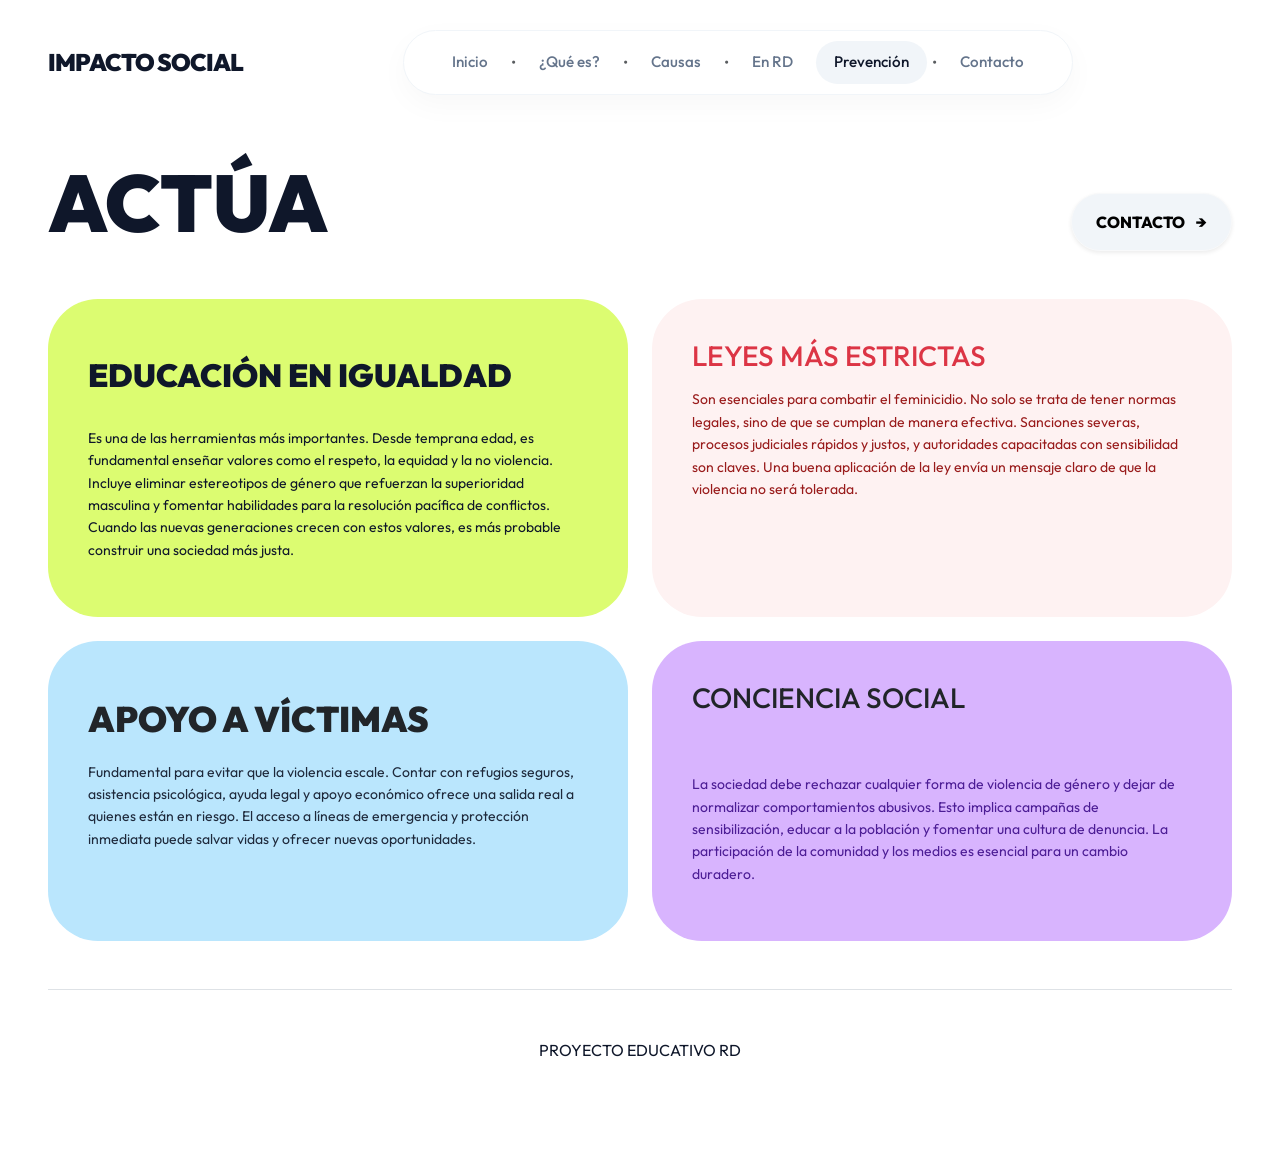
<file: prevencion.html>
<!-- Inicia la especificacion del tipo de documento como HTML5 -->
<!DOCTYPE html>
<!-- Define el idioma español para el contenido textual de la pagina -->
<html lang="es">
<head>
    <!-- Configura la codificacion de caracteres universal UTF-8 -->
    <meta charset="UTF-8">
    <!-- Optimiza la escala de visualizacion para dispositivos moviles -->
    <meta name="viewport" content="width=device-width, initial-scale=1.0">
    <!-- Establece el titulo de la seccion de prevencion en el navegador -->
    <title>Prevención - Proyecto Educativo RD</title>
    <!-- Importa los estilos base de la libreria Bootstrap 5 -->
    <link href="https://cdn.jsdelivr.net/npm/bootstrap@5.3.2/dist/css/bootstrap.min.css" rel="stylesheet">
    <!-- Importa la hoja de estilos personalizada del proyecto educativo -->
    <link rel="stylesheet" href="css/style.css">
</head>
<body>
    <!-- Contenedor general con margenes laterales responsivos -->
    <div class="container-fluid px-lg-5">
        <!-- Area de cabecera con logo y menu de navegacion principal -->
        <header class="navbar-custom d-flex justify-content-between align-items-center">
            <!-- Boton de inicio / Logo -->
            <a href="index.html" class="nav-logo">Impacto Social</a>
            <!-- Boton de activacion del menu para pantallas de tamaño reducido -->
             <button class="mobile-toggle" aria-label="Menu">
                <!-- Icono representativo de menu en formato grafico vectorial -->
                <svg width="24" height="24" viewBox="0 0 24 24" fill="none" stroke="currentColor" stroke-width="2"><line x1="3" y1="12" x2="21" y2="12"></line><line x1="3" y1="6" x2="21" y2="6"></line><line x1="3" y1="18" x2="21" y2="18"></line></svg>
            </button>
            <!-- Barra de navegacion con enlaces a todas las secciones del sitio -->
            <nav class="nav-pill">
                <!-- Enlace directo a la pagina de inicio -->
                <a href="index.html">Inicio</a>
                <!-- Elemento estetico de separacion entre pestañas -->
                <span class="text-muted">•</span>
                <!-- Enlace a la seccion de definiciones y conceptos -->
                <a href="definicion.html">¿Qué es?</a>
                <!-- Elemento estetico de separacion entre pestañas -->
                <span class="text-muted">•</span>
                <!-- Enlace a la seccion que analiza las causas -->
                <a href="causas.html">Causas</a>
                <!-- Elemento estetico de separacion entre pestañas -->
                <span class="text-muted">•</span>
                <!-- Enlace a los datos estadisticos de Republica Dominicana -->
                <a href="rd.html">En RD</a>
                <!-- Enlace resaltado como activo para la seccion de prevencion -->
                <a href="prevencion.html" class="active">Prevención</a>
                <!-- Elemento estetico de separacion entre pestañas -->
                <span class="text-muted">•</span>
                <!-- Enlace a la pagina de informacion de contacto -->
                <a href="contacto.html">Contacto</a>
            </nav>
        </header>

        <!-- Cabecera de la seccion con titulo de llamado a la accion -->
        <div class="d-flex justify-content-between align-items-end mb-5">
            <!-- Titulo descriptivo de la accion inmediata -->
            <h1 class="display-1 fw-900 m-0" style="font-weight: 900; text-transform: uppercase;">ACTÚA</h1>
            <!-- Boton para navegar hacia la pagina de contacto y ayuda -->
            <a href="contacto.html" class="btn btn-light rounded-pill px-4 py-3 fw-800 shadow-sm" style="background: #f1f5f9; font-weight: 800; text-decoration: none; color: black;">
                CONTACTO <span class="ms-2">→</span>
            </a>
        </div>

        <!-- SECCIÓN: PILARES DE PREVENCIÓN -->
        <main class="bento-grid mb-5">
            <!-- Educación en Igualdad -->
            <div class="grid-item lime-card" style="grid-column: span 6; height: auto; padding: 40px;">
                <h3 class="fw-900">EDUCACIÓN EN IGUALDAD</h3>
                <p class="small fw-600 mt-3" style="line-height: 1.6;">
                    Es una de las herramientas más importantes. Desde temprana edad, es fundamental enseñar valores como el respeto, la equidad y la no violencia. Incluye eliminar estereotipos de género que refuerzan la superioridad masculina y fomentar habilidades para la resolución pacífica de conflictos. Cuando las nuevas generaciones crecen con estos valores, es más probable construir una sociedad más justa.
                </p>
            </div>

            <!-- Leyes más Estrictas -->
            <div class="grid-item action-card" style="grid-column: span 6; height: auto; padding: 40px; background: #fef2f2;">
                <h3 class="fw-900 text-danger">LEYES MÁS ESTRICTAS</h3>
                <p class="small fw-600 mt-3" style="line-height: 1.6; color: #991b1b;">
                    Son esenciales para combatir el feminicidio. No solo se trata de tener normas legales, sino de que se cumplan de manera efectiva. Sanciones severas, procesos judiciales rápidos y justos, y autoridades capacitadas con sensibilidad son claves. Una buena aplicación de la ley envía un mensaje claro de que la violencia no será tolerada.
                </p>
            </div>

            <!-- Apoyo a Víctimas -->
            <div class="grid-item blue-card" style="grid-column: span 6; height: auto; padding: 40px;">
                <h3 class="fw-900 text-dark">APOYO A VÍCTIMAS</h3>
                <p class="small fw-600 mt-3" style="line-height: 1.6; color: #1e293b;">
                    Fundamental para evitar que la violencia escale. Contar con refugios seguros, asistencia psicológica, ayuda legal y apoyo económico ofrece una salida real a quienes están en riesgo. El acceso a líneas de emergencia y protección inmediata puede salvar vidas y ofrecer nuevas oportunidades.
                </p>
            </div>

            <!-- Conciencia Social -->
            <div class="grid-item category-card" style="grid-column: span 6; height: auto; padding: 40px; background: var(--lavender);">
                <h3 class="fw-900 text-dark">CONCIENCIA SOCIAL</h3>
                <p class="small fw-600 mt-3" style="line-height: 1.6; color: #4c1d95;">
                    La sociedad debe rechazar cualquier forma de violencia de género y dejar de normalizar comportamientos abusivos. Esto implica campañas de sensibilización, educar a la población y fomentar una cultura de denuncia. La participación de la comunidad y los medios es esencial para un cambio duradero.
                </p>
            </div>
        </main>

        <!-- Pie de pagina centrado con nombre institucional del proyecto -->
        <footer class="mt-5 pt-5 border-top text-center pb-5">
            <!-- Texto indicativo del proyecto educativo -->
            <p class="font-bold fw-800">PROYECTO EDUCATIVO RD</p>
        </footer>
    </div>
    <!-- Carga de la libreria Javascript de Bootstrap para componentes visuales -->
    <script src="https://cdn.jsdelivr.net/npm/bootstrap@5.3.2/dist/js/bootstrap.bundle.min.js"></script>
    <!-- Carga del archivo de scripts personalizados del proyecto -->
    <script src="js/scripts.js"></script>
</body>
</html>
</file>
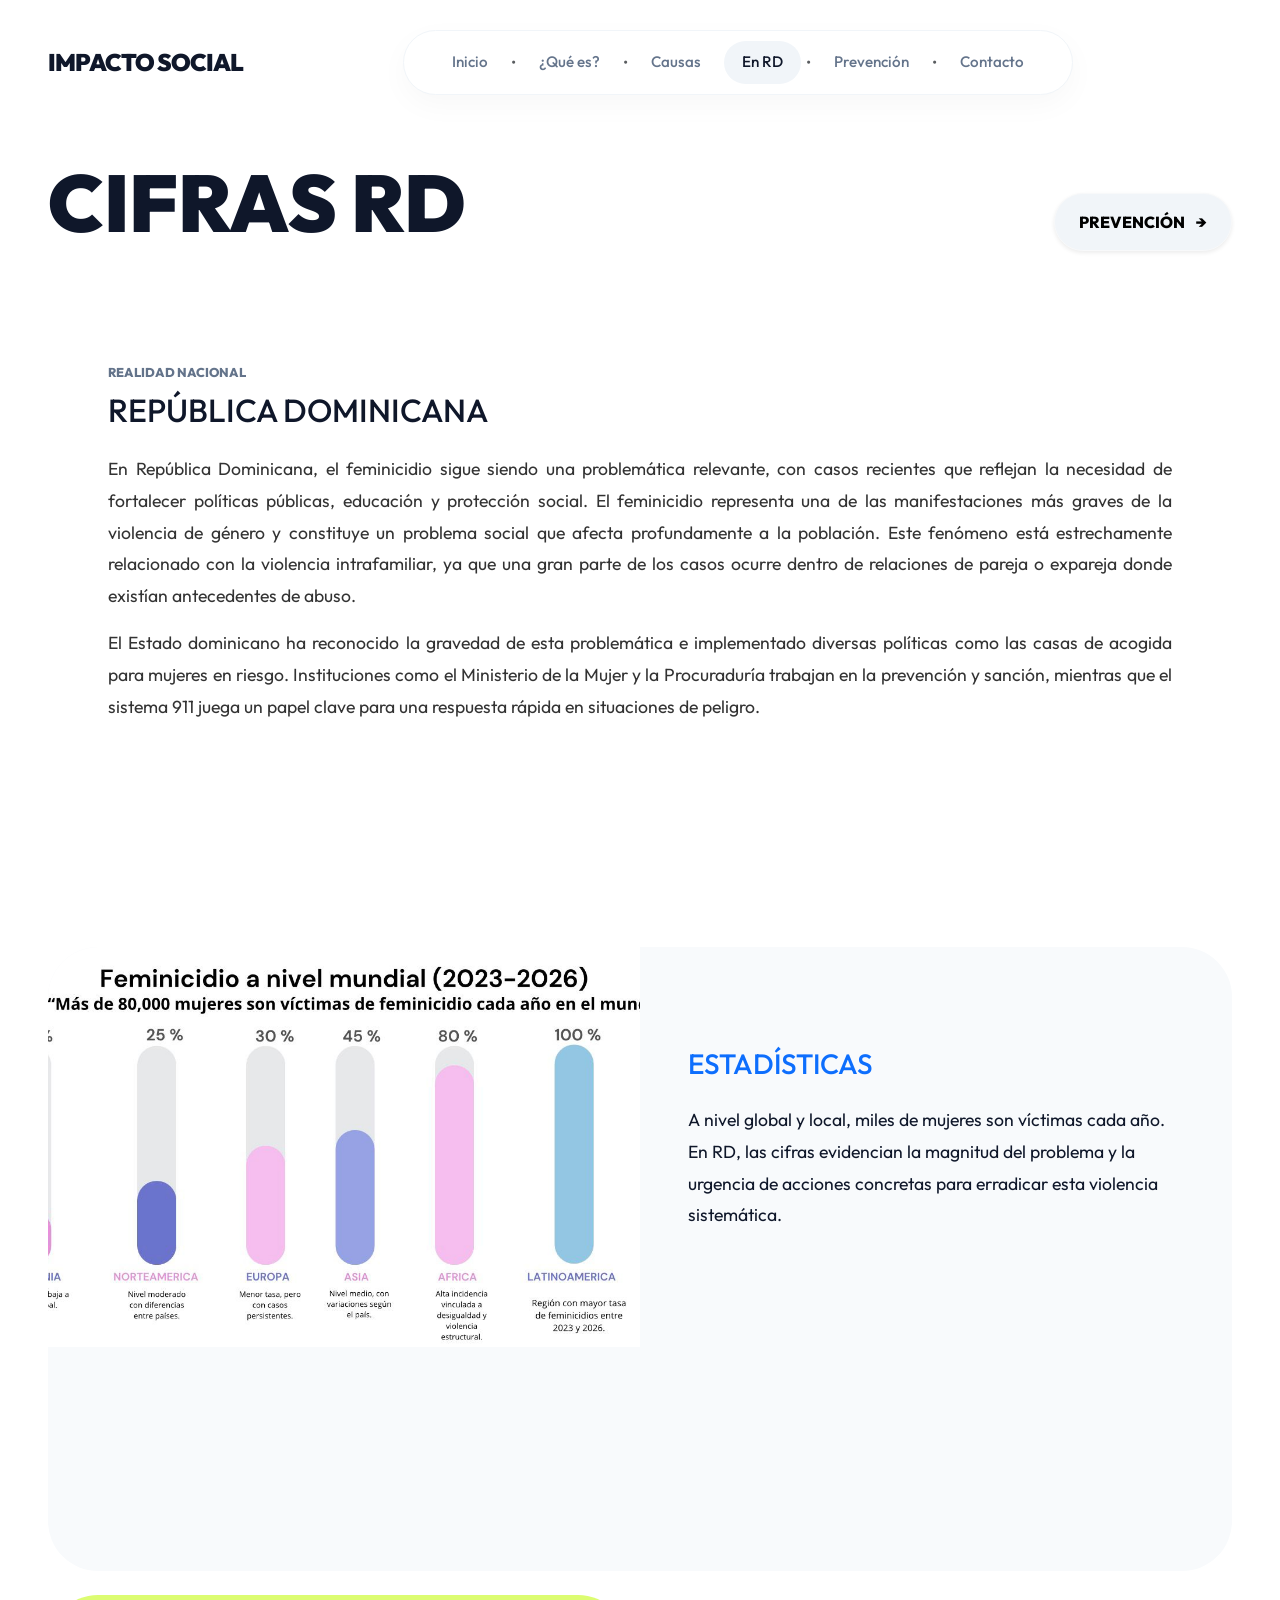
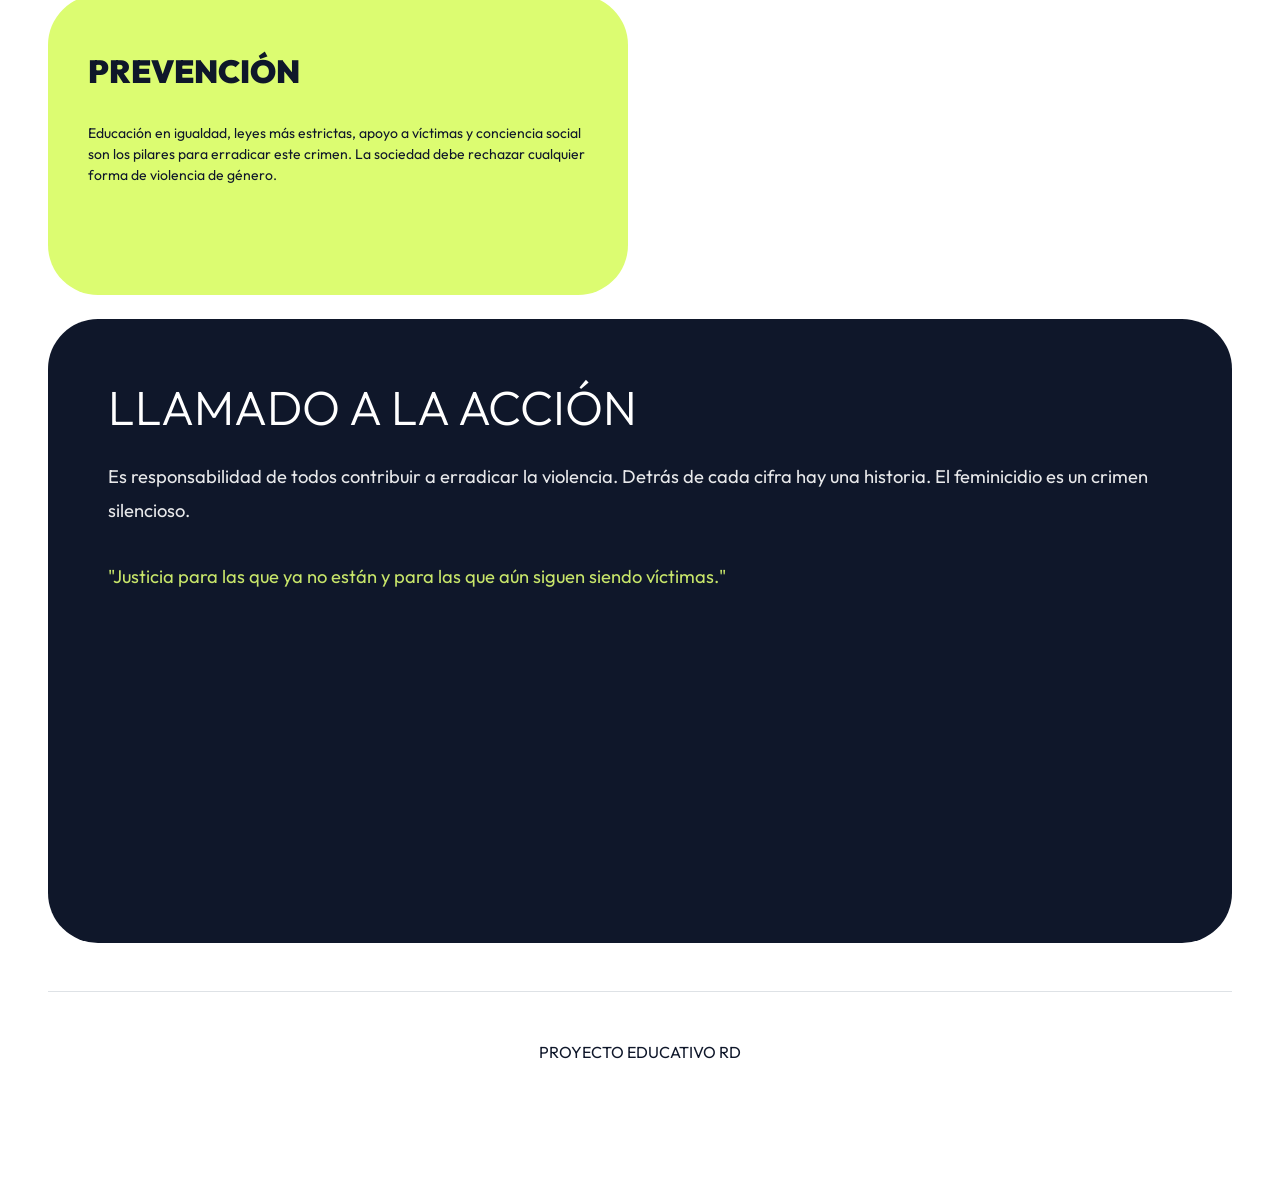
<file: rd.html>
<!-- Inicia la definicion del tipo de documento HTML5 -->
<!DOCTYPE html>
<!-- Especifica el idioma español para el contenido de la pagina -->
<html lang="es">
<head>
    <!-- Define la codificacion de caracteres universal para el texto -->
    <meta charset="UTF-8">
    <!-- Ajusta el escalado inicial para una visualización correcta en moviles -->
    <meta name="viewport" content="width=device-width, initial-scale=1.0">
    <!-- Establece el titulo de la pestaña del navegador para esta seccion -->
    <title>En RD - Proyecto Educativo</title>
    <!-- Enlace a la hoja de estilos de la libreria Bootstrap 5 -->
    <link href="https://cdn.jsdelivr.net/npm/bootstrap@5.3.2/dist/css/bootstrap.min.css" rel="stylesheet">
    <!-- Enlace a los estilos CSS personalizados del sitio -->
    <link rel="stylesheet" href="css/style.css">
</head>
<body>
    <!-- Contenedor principal con margenes laterales variables segun pantalla -->
    <div class="container-fluid px-lg-5">
        <!-- Encabezado de la pagina con logo y navegacion flexible -->
        <header class="navbar-custom d-flex justify-content-between align-items-center">
            <!-- Boton de inicio / Logo -->
            <a href="index.html" class="nav-logo">Impacto Social</a>
            <!-- Boton de menu desplegable para pantallas de poco ancho -->
            <button class="mobile-toggle" aria-label="Menu">
                <!-- Grafico vectorial del icono de menu hamburguesa -->
                <svg width="24" height="24" viewBox="0 0 24 24" fill="none" stroke="currentColor" stroke-width="2"><line x1="3" y1="12" x2="21" y2="12"></line><line x1="3" y1="6" x2="21" y2="6"></line><line x1="3" y1="18" x2="21" y2="18"></line></svg>
            </button>
            <!-- Lista de enlaces de navegacion principal de la aplicacion -->
            <nav class="nav-pill">
                <!-- Enlace hacia la pagina de inicio del sitio -->
                <a href="index.html">Inicio</a>
                <!-- Separador estetico entre los elementos del menu -->
                <span class="text-muted">•</span>
                <!-- Enlace hacia la seccion de definiciones conceptuales -->
                <a href="definicion.html">¿Qué es?</a>
                <!-- Separador estetico entre los elementos del menu -->
                <span class="text-muted">•</span>
                <!-- Enlace hacia el analisis de las causas del problema -->
                <a href="causas.html">Causas</a>
                <!-- Enlace activo indicando la posicion actual en "En RD" -->
                <a href="rd.html" class="active">En RD</a>
                <!-- Separador estetico entre los elementos del menu -->
                <span class="text-muted">•</span>
                <!-- Enlace hacia la seccion de guias de prevencion -->
                <a href="prevencion.html">Prevención</a>
                <!-- Separador estetico entre los elementos del menu -->
                <span class="text-muted">•</span>
                <!-- Enlace hacia la pagina de contacto del proyecto -->
                <a href="contacto.html">Contacto</a>
            </nav>
        </header>

        <!-- Cabecera de la seccion con titulo principal y boton de accion lateral -->
        <div class="d-flex justify-content-between align-items-end mb-5">
            <!-- Titulo de la seccion sobre estadisticas nacionales -->
            <h1 class="display-1 fw-900 m-0" style="font-weight: 900; text-transform: uppercase;">CIFRAS RD</h1>
            <!-- Boton para navegar hacia la proxima seccion de prevencion -->
            <a href="prevencion.html" class="btn btn-light rounded-pill px-4 py-3 fw-800 shadow-sm" style="background: #f1f5f9; font-weight: 800; text-decoration: none; color: black;">
                PREVENCIÓN <span class="ms-2">→</span>
            </a>
        </div>

        <!-- SECCIÓN: SITUACIÓN EN REPÚBLICA DOMINICANA -->
        <main class="bento-grid mb-5">
            <!-- Tarjeta Principal: Contexto Social -->
            <div class="grid-item hero-card" style="grid-column: span 12; height: auto; min-height: 500px; padding: 60px; background: #fff;">
                <span class="text-label">REALIDAD NACIONAL</span>
                <h2 class="fw-900 mt-2 mb-4">REPÚBLICA DOMINICANA</h2>
                <div style="font-size: 1.1rem; line-height: 1.8; text-align: justify; color: #333;">
                    <p>En República Dominicana, el feminicidio sigue siendo una problemática relevante, con casos recientes que reflejan la necesidad de fortalecer políticas públicas, educación y protección social. El feminicidio representa una de las manifestaciones más graves de la violencia de género y constituye un problema social que afecta profundamente a la población. Este fenómeno está estrechamente relacionado con la violencia intrafamiliar, ya que una gran parte de los casos ocurre dentro de relaciones de pareja o expareja donde existían antecedentes de abuso. </p>
                    
                    <p>El Estado dominicano ha reconocido la gravedad de esta problemática e implementado diversas políticas como las casas de acogida para mujeres en riesgo. Instituciones como el Ministerio de la Mujer y la Procuraduría trabajan en la prevención y sanción, mientras que el sistema 911 juega un papel clave para una respuesta rápida en situaciones de peligro.</p>
                </div>
            </div>

            <!-- SECCIÓN: ESTADÍSTICAS EN RD -->
            <div class="grid-item hero-card" style="grid-column: span 12; height: auto; background: #f8fafc;">
                <div class="row g-0 align-items-center">
                    <div class="col-lg-6">
                        <img src="imagenes/fotoex.jpg.jpg" class="w-100 h-100 object-fit-cover" alt="Estadísticas" style="min-height: 400px;">
                    </div>
                    <div class="col-lg-6 p-5">
                        <h3 class="fw-900 text-primary">ESTADÍSTICAS</h3>
                        <p class="small fw-600 mt-4" style="font-size: 1.1rem; line-height: 1.8;">
                            A nivel global y local, miles de mujeres son víctimas cada año. En RD, las cifras evidencian la magnitud del problema y la urgencia de acciones concretas para erradicar esta violencia sistemática.
                        </p>
                    </div>
                </div>
            </div>

            <!-- SECCIÓN: PILARES DE PREVENCIÓN -->
            <div class="grid-item lime-card" style="grid-column: span 6; height: auto;">
                <h3 class="fw-900">PREVENCIÓN</h3>
                <p class="small fw-600 mt-3">
                    Educación en igualdad, leyes más estrictas, apoyo a víctimas y conciencia social son los pilares para erradicar este crimen. La sociedad debe rechazar cualquier forma de violencia de género.
                </p>
            </div>

            <!-- LLAMADO A LA ACCIÓN -->
            <div class="grid-item hero-card" style="grid-column: span 12; height: auto; padding: 60px; background: var(--dark-blue); color: #fff;">
                <h2 class="display-5 fw-900 mb-4">LLAMADO A LA ACCIÓN</h2>
                <div style="font-size: 1.15rem; line-height: 1.8; opacity: 0.9;">
                    Es responsabilidad de todos contribuir a erradicar la violencia. Detrás de cada cifra hay una historia. El feminicidio es un crimen silencioso.
                    <br><br>
                    <span class="fw-800" style="color: var(--lime-green);">"Justicia para las que ya no están y para las que aún siguen siendo víctimas."</span>
                </div>
            </div>
        </main>

        <!-- Pie de pagina centrado con informacion del proyecto educativo -->
        <footer class="mt-5 pt-5 border-top text-center pb-5">
            <!-- Texto indicativo de la autoria o nombre del proyecto -->
            <p class="font-bold fw-800">PROYECTO EDUCATIVO RD</p>
        </footer>
    </div>
    <!-- Carga de la libreria Javascript de Bootstrap para componentes interactivos -->
    <script src="https://cdn.jsdelivr.net/npm/bootstrap@5.3.2/dist/js/bootstrap.bundle.min.js"></script>
    <!-- Carga del archivo de logica personalizada para el sitio web -->
    <script src="js/scripts.js"></script>
</body>
</html>
</file>
<file: css/style.css>
/* Importa la fuente tipografica Outfit desde Google Fonts */
@import url('https://fonts.googleapis.com/css2?family=Outfit:wght@300;400;600;800;900&display=swap');

/* Define las variables globales de color y estilo del proyecto */
:root {
    /* Color verde lima para elementos de accion */
    --lime-green: #dcfc71;
    /* Color azul cielo para fondos suaves */
    --sky-blue: #bae6fd;
    /* Color lavanda para categorias o acentos */
    --lavender: #d8b4fe;
    /* Color azul oscuro para el texto principal */
    --dark-blue: #0f172a;
    /* Color gris pizarra para textos secundarios */
    --slate: #64748b;
    /* Radio de borde principal para las tarjetas */
    --radius-main: 50px;
    /* Configuracion de transiciones suaves para animaciones */
    --transition: all 0.4s cubic-bezier(0.16, 1, 0.3, 1);
}

/* Define los estilos base para el cuerpo del documento */
body {
    /* Establece la fuente principal y asegura legibilidad */
    font-family: 'Outfit', sans-serif;
    /* Color de fondo blanco para el sitio */
    background-color: #ffffff;
    /* Color de texto predeterminado oscuro */
    color: var(--dark-blue);
    /* Espacio inferior para evitar que el contenido toque el borde */
    padding-bottom: 50px;
}

/* Configuracion de la barra de navegacion superior */
.navbar-custom {
    /* Margen superior para separar del borde superior */
    padding-top: 30px;
    /* Margen inferior para separar del contenido principal */
    margin-bottom: 60px;
}

/* Estilo del contenedor de navegacion ovalado */
.nav-pill {
    /* Fondo blanco para resaltar sobre la pagina */
    background: #fff;
    /* Borde sutil para definir la forma */
    border: 1px solid #f1f5f9;
    /* Espaciado interno horizontal y vertical */
    padding: 10px 30px;
    /* Redondeo completo para forma de pildora */
    border-radius: 100px;
    /* Sombra suave para dar profundidad */
    box-shadow: 0 10px 30px rgba(0,0,0,0.03);
    /* Alineacion de elementos en linea horizontal */
    display: flex;
    /* Centrado vertical de los elementos internos */
    align-items: center;
    /* Espacio entre los elementos del menu */
    gap: 5px;
    /* Centrado automatico en el contenedor padre */
    margin: 0 auto;
    /* Ajusta el ancho al contenido interno */
    width: fit-content;
    /* Asegura que este por encima de otros elementos */
    z-index: 2000;
}

/* Estilo para el logo o boton de inicio */
.nav-logo {
    font-weight: 900;
    font-size: 1.5rem;
    text-decoration: none;
    color: var(--dark-blue);
    letter-spacing: -1px;
    text-transform: uppercase;
}

/* Estilo de los enlaces dentro del menu de navegacion */
.nav-pill a {
    /* Quita el subrayado predeterminado */
    text-decoration: none;
    /* Color de texto gris pizarra */
    color: var(--slate);
    /* Peso de fuente seminegrita */
    font-weight: 500;
    /* Tamaño de fuente legible */
    font-size: 0.95rem;
    /* Espaciado interno para area de clic grande */
    padding: 10px 18px;
    /* Redondeo de las esquinas al pasar el mouse */
    border-radius: 30px;
    /* Aplica transicion suave a cambios de estilo */
    transition: var(--transition);
}

/* Estilo para el enlace activo o al pasar el puntero */
.nav-pill a.active, .nav-pill a:hover {
    /* Cambia el texto a azul oscuro */
    color: var(--dark-blue);
    /* Fondo gris muy claro para resaltar */
    background: #f1f5f9;
}

/* Contenedor de iconos de accion en la navegacion */
.nav-actions {
    /* Alineacion flexible de los iconos */
    display: flex;
    /* Centrado vertical de los iconos */
    align-items: center;
    /* Espacio entre los iconos */
    gap: 15px;
    /* Margen interno izquierdo para separacion */
    padding-left: 20px;
    /* Margen externo izquierdo */
    margin-left: 10px;
    /* Linea divisoria vertical a la izquierda */
    border-left: 1px solid #e2e8f0;
}

/* Estilo para el identificador de usuario en el menu */
.user-pill {
    /* Fondo gris claro para el acceso */
    background: #f1f5f9;
    /* Espaciado interno para forma compacta */
    padding: 5px 15px 5px 5px;
    /* Redondeo completo para forma ovalada */
    border-radius: 100px;
    /* Alineacion horizontal de imagen y texto */
    display: flex;
    /* Centrado vertical interno */
    align-items: center;
    /* Espacio entre imagen y texto */
    gap: 10px;
}

/* Configuracion del sistema bento grid para el diseño principal */
.bento-grid {
    /* Activa el modo cuadricula */
    display: grid;
    /* Divide el espacio en 12 columnas iguales */
    grid-template-columns: repeat(12, 1fr);
    /* Define la altura minima de las filas */
    grid-auto-rows: minmax(300px, auto);
    /* Espacio entre las tarjetas de la cuadricula */
    gap: 24px;
}

/* Estilo base para cada elemento de la cuadricula */
.grid-item {
    /* Aplica el radio de borde redondeado principal */
    border-radius: var(--radius-main);
    /* Oculta el contenido que sobresale de las esquinas */
    overflow: hidden;
    /* Posicion relativa para elementos hijos absolutos */
    position: relative;
    /* Transicion suave para efectos de interaccion */
    transition: var(--transition);
    /* Color de fondo sutil por defecto */
    background: #f8fafc;
}

/* Efecto visual al pasar el puntero sobre una tarjeta */
.grid-item:hover {
    /* Desplaza la tarjeta ligeramente hacia arriba */
    transform: translateY(-5px);
    /* Añade una sombra intensa para efecto de elevacion */
    box-shadow: 0 20px 40px rgba(0,0,0,0.08);
}

/* Configuracion especifica para la tarjeta principal hero */
.hero-card {
    /* Ocupa 6 columnas de ancho */
    grid-column: span 6;
    /* Ocupa 2 filas de alto */
    grid-row: span 2;
}

/* Ajuste de imagenes dentro de la tarjeta hero */
.hero-card img {
    /* Ocupa todo el ancho disponible */
    width: 100%;
    /* Ocupa todo el alto disponible */
    height: 100%;
    /* Ajusta la imagen sin deformarla */
    object-fit: cover;
}

/* Estilo del area de texto sobre la imagen hero */
.hero-notch {
    /* Posicionamiento en el fondo del contenedor */
    position: absolute;
    /* Alineado a la base */
    bottom: 0;
    /* Alineado a la izquierda */
    left: 0;
    /* Fondo blanco solido */
    background: #fff;
    /* Espaciado interno para el texto */
    padding: 40px 60px 50px 0;
    /* Redondeo pronunciado en la esquina superior derecha */
    border-top-right-radius: 80px;
    /* Cubre la mayor parte del ancho */
    width: 85%;
    /* Asegura que este sobre la imagen */
    z-index: 10;
}

/* Estilo del titulo dentro de la tarjeta hero */
.hero-notch h2 {
    /* Tamaño adaptable segun el ancho de pantalla */
    font-size: clamp(2rem, 5vw, 3.5rem);
    /* Peso de fuente extra negrita */
    font-weight: 900;
    /* Todo el texto en mayusculas */
    text-transform: uppercase;
    /* Espaciado de linea estrecho */
    line-height: 1;
    /* Margen superior del titulo */
    margin-top: 15px;
}

/* Configuracion para la tarjeta de color lima */
.lime-card {
    /* Ocupa 3 columnas de ancho */
    grid-column: span 3;
    /* Ocupa 1 fila de alto */
    grid-row: span 1;
    /* Fondo con el color verde lima definido */
    background-color: var(--lime-green);
    /* Espaciado interno generoso */
    padding: 40px;
    /* Alineacion vertical de contenido */
    display: flex;
    /* Direccion de elementos en columna */
    flex-direction: column;
}

/* Estilo del titulo en la tarjeta lima */
.lime-card h3 {
    /* Tamaño de fuente grande para titulos */
    font-size: 2rem;
    /* Peso de fuente maximo */
    font-weight: 900;
    /* Texto en mayusculas */
    text-transform: uppercase;
    /* Espacio entre lineas reducido */
    line-height: 1;
    /* Margen vertical para separar texto */
    margin: 20px 0;
}

/* Contenedor de enlaces en la tarjeta lima */
.lime-links {
    /* Empuja los enlaces hacia la parte inferior */
    margin-top: auto;
    /* Linea divisoria superior sutil */
    border-top: 1px solid rgba(0,0,0,0.1);
}

/* Estilo individual de cada enlace informativo */
.lime-link {
    /* Distribucion flexible de texto y flecha */
    display: flex;
    /* Separa el texto de la flecha al maximo */
    justify-content: space-between;
    /* Centrado vertical de los elementos */
    align-items: center;
    /* Espaciado vertical entre enlaces */
    padding: 15px 0;
    /* Linea divisoria inferior */
    border-bottom: 1px solid rgba(0,0,0,0.1);
    /* Quita el subrayado */
    text-decoration: none;
    /* Color de texto oscuro para contraste */
    color: var(--dark-blue);
    /* Peso de fuente extra negrita */
    font-weight: 800;
    /* Tamaño de fuente pequeño */
    font-size: 0.85rem;
    /* Mayusculas para estilo moderno */
    text-transform: uppercase;
}

/* Configuracion para la tarjeta azul alargada */
.blue-card {
    /* Ocupa 3 columnas de ancho */
    grid-column: span 3;
    /* Ocupa una fila y media de alto */
    grid-row: span 1.5;
    /* Fondo con el color azul cielo definido */
    background-color: var(--sky-blue);
    /* Sin espaciado interno directo */
    padding: 0;
    /* Disposicion de contenido en columna */
    display: flex;
    /* Direccion vertical */
    flex-direction: column;
}

/* Area de contenido textual de la tarjeta azul */
.blue-card-content {
    /* Espaciado interno para el texto */
    padding: 40px;
}

/* Estilo del titulo en la tarjeta azul */
.blue-card h3 {
    /* Tamaño especifico para este titulo */
    font-size: 2.22rem;
    /* Peso maximo de fuente */
    font-weight: 900;
    /* Texto en mayusculas */
    text-transform: uppercase;
    /* Ajuste de altura de linea */
    line-height: 1;
    /* Margen superior para separacion */
    margin-top: 20px;
}

/* Configuracion para la tarjeta de video tutorial */
.video-card {
    /* Ocupa 3 columnas de ancho */
    grid-column: span 3;
    /* Ocupa 1 fila de alto */
    grid-row: span 1;
}

/* Estilo de la capa informativa sobre el video */
.video-overlay {
    /* Posicion absoluta en el fondo de la imagen */
    position: absolute;
    /* Margen desde la base */
    bottom: 30px;
    /* Margen desde la izquierda */
    left: 30px;
    /* Color de texto blanco para legibilidad */
    color: #fff;
}

/* Configuracion de la tarjeta de categorias y etiquetas */
.category-card {
    /* Ocupa 3 columnas de ancho */
    grid-column: span 3;
    /* Altura reducida a media fila */
    grid-row: span 0.5;
    /* Fondo con el color lavanda definido */
    background-color: var(--lavender);
    /* Espaciado interno estandar */
    padding: 30px;
    /* Alineacion vertical flexible */
    display: flex;
    /* Direccion en columna */
    flex-direction: column;
    /* Separa el grupo superior del inferior */
    justify-content: space-between;
}

/* Disposicion de etiquetas en nube */
.tag-cloud {
    /* Flujo flexible para las etiquetas */
    display: flex;
    /* Permite que las etiquetas bajen de linea */
    flex-wrap: wrap;
    /* Espacio entre etiquetas */
    gap: 10px;
}

/* Estilo individual de cada etiqueta */
.tag {
    /* Fondo crema claro para contraste */
    background: #fef9c3;
    /* Espaciado interno para forma de boton */
    padding: 10px 18px;
    /* Borde redondeado completo */
    border-radius: 50px;
    /* Tamaño de fuente reducido */
    font-size: 0.75rem;
    /* Peso extra negrita */
    font-weight: 800;
}

/* Estilos de utilidad general */
.text-label {
    /* Tamaño de letra pequeño para etiquetas informativas */
    font-size: 0.8rem;
    /* Peso de fuente negrita */
    font-weight: 800;
    /* Color gris pizarra para discrecion */
    color: var(--slate);
}

/* Contenedor circular para iconos de navegacion interna */
.arrow-circle {
    /* Tamaño fijo de ancho */
    width: 50px;
    /* Tamaño fijo de alto */
    height: 50px;
    /* Fondo blanco puro */
    background: #fff;
    /* Redondeo completo */
    border-radius: 50%;
    /* Alineacion central flexible */
    display: flex;
    /* Centrado vertical */
    align-items: center;
    /* Centrado horizontal */
    justify-content: center;
    /* Sombra proyectada suave */
    box-shadow: 0 10px 20px rgba(0,0,0,0.05);
}

/* Boton de reproduccion de video tutorial */
.play-btn {
    /* Centrado absoluto en el contenedor padre */
    position: absolute;
    /* Desde la mitad superior */
    top: 50%;
    /* Desde la mitad izquierda */
    left: 50%;
    /* Ajuste exacto al centro real */
    transform: translate(-50%, -50%);
    /* Ancho del circulo de reproduccion */
    width: 70px;
    /* Alto del circulo de reproduccion */
    height: 70px;
    /* Fondo blanco translucido */
    background: rgba(255,255,255,0.4);
    /* Efecto de desenfoque de fondo */
    backdrop-filter: blur(10px);
    /* Redondeo para circulo perfecto */
    border-radius: 50%;
    /* Centrado de icono hijo */
    display: flex;
    /* Centrado vertical */
    align-items: center;
    /* Centrado horizontal */
    justify-content: center;
}

/* Utilidad para imagenes que cubren todo su contenedor */
.full-img {
    /* Fuerza el ancho completo */
    width: 100%;
    /* Fuerza la altura completa */
    height: 100%;
    /* Asegura el ajuste sin deformacion */
    object-fit: cover;
}

/* Boton oculto por defecto para menu movil */
.mobile-toggle {
    /* Oculto en pantallas de escritorio */
    display: none;
    /* Sin fondo predeterminado */
    background: none;
    /* Z-index para estar por encima del menu */
    z-index: 2100;
    /* Sin bordes de boton */
    border: none;
    /* Cambia el cursor al pasar por encima */
    cursor: pointer;
}

/* Ajustes responsivos para tablets y portatiles medianos */
@media (max-width: 1200px) {
    /* Cambia la cuadricula a 6 columnas */
    .bento-grid { grid-template-columns: repeat(6, 1fr); }
    /* La tarjeta hero sigue ocupando todo el ancho disponible */
    .hero-card { grid-column: span 6; }
    /* Ajusta las tarjetas medianas a la mitad del ancho */
    .lime-card, .blue-card, .video-card, .category-card { grid-column: span 3; }
}

/* Ajustes responsivos para telefonos moviles y pantallas pequeñas */
@media (max-width: 768px) {
    /* Estilo flotante para el menu movil cuando se despliega */
    .nav-pill { 
        width: 90%; 
        background: white; 
        border-radius: 20px; 
        position: fixed; 
        top: 80px; 
        left: 5%; 
        padding: 20px; 
        display: none; 
        flex-direction: column;
        box-shadow: 0 20px 40px rgba(0,0,0,0.1);
        border: 1px solid #eee;
    }
    /* Muestra el menu cuando tiene la clase activa */
    .nav-pill.show { display: flex; }
    /* Estilos para los enlaces en version movil */
    .nav-pill a { width: 100%; text-align: center; padding: 15px; }
    /* Oculta los separadores en movil */
    .nav-pill .text-muted { display: none; }
    /* Oculta acciones extras en movil para simplificar */
    .nav-actions { display: none; }

    /* Posiciona el boton de menu siempre a la vista */
    .mobile-toggle { display: block; background: white; padding: 10px; border-radius: 50%; box-shadow: 0 5px 15px rgba(0,0,0,0.1); border: 1px solid #eee; }
    
    /* Cambia la cuadricula a una sola columna vertical */
    .bento-grid { grid-template-columns: 1fr; }
    /* Expande todas las tarjetas al ancho completo de la pantalla */
    .hero-card, .lime-card, .blue-card, .video-card, .category-card { grid-column: span 1; grid-row: auto; height: auto; min-height: 400px; }
    /* Elimina el efecto de recorte hero en movil para mejor lectura */
    .hero-notch { width: 100%; border-radius: 0; padding: 30px; }
    /* Ajusta el tamaño de los titulos en movil */
    h1.display-1 { font-size: 3rem; }
}
</file>
